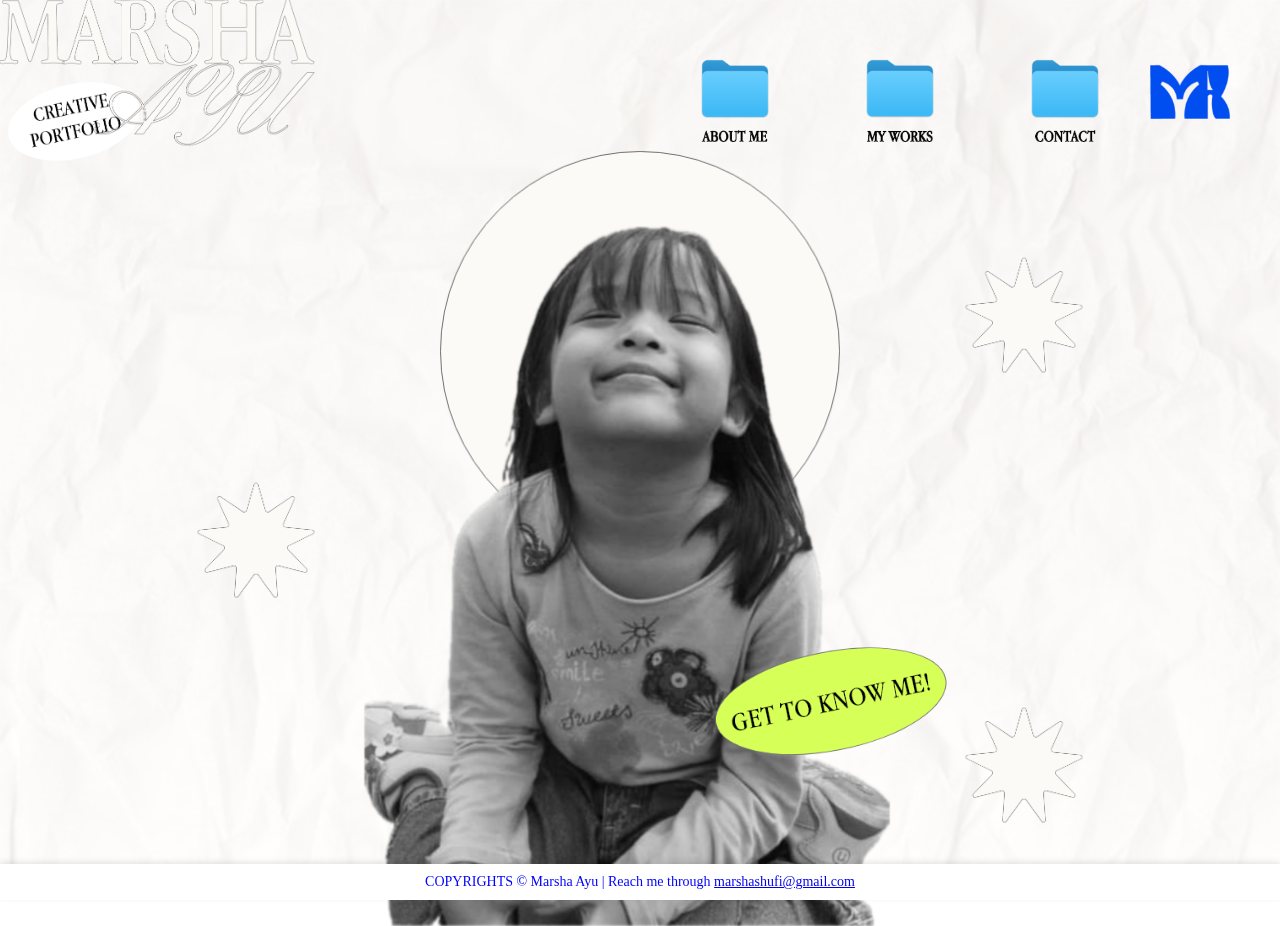
<file: index.html>
<!DOCTYPE html>
<html lang="en">
<head>
  <meta charset="UTF-8" />
  <meta name="viewport" content="width=device-width, initial-scale=1.0"/>
  <title>Marsha Ayu Portfolio</title>
  <link rel="stylesheet" href="index.css" />
</head>
<body>

  <div class="bg"></div>
  
    <div class="logo-left">
        <a href="index.html">
          <img src="home/logo-left.png" alt="Logo Left">
        </a>
      </div>  
    
      <div class="logo-right">
        <a href="index.html">
          <img src="home/logo-right.png" alt="Logo Right">
        </a>
      </div>


      <div class="photo-section">
        <img src="home/Ellipse 1.png" class="ellipse" alt="Ellipse">
        <img src="home/star.png" class="star left" alt="Star Left">
        <img src="home/star.png" class="star right" alt="Star Right">
        <img src="home/star.png" class="star bottom" alt="">
        <img src="home/lilme.png" class="girl" alt="Girl">
        <a href="get to know me.html">
 <img src="home/GTKM button.png" class="button" alt="Button">
</a>
      </div>
      

      <div class="folder-row">
        <div class="folder">
          <a href="artist-statement.html">
            <img src="home/aboutme.png" alt="About Me" />
          </a>
        </div>
        <div class="folder">
          <a href="works.html">
            <img src="home/works.png" alt="My Works" />
          </a>
        </div>
        <div class="folder">
          <a href="contact.html">
            <img src="home/contact.png" alt="Contact" />
          </a>
        </div>
      </div>
      

  <div class="footer">
    <p>COPYRIGHTS © Marsha Ayu | Reach me through
<a href="mailto:marshashufi@gmail.com?subject=Hello&body=Hi%20Marsha!">marshashufi@gmail.com</a>
</p>
  </div>

</body>
</html>
</file>
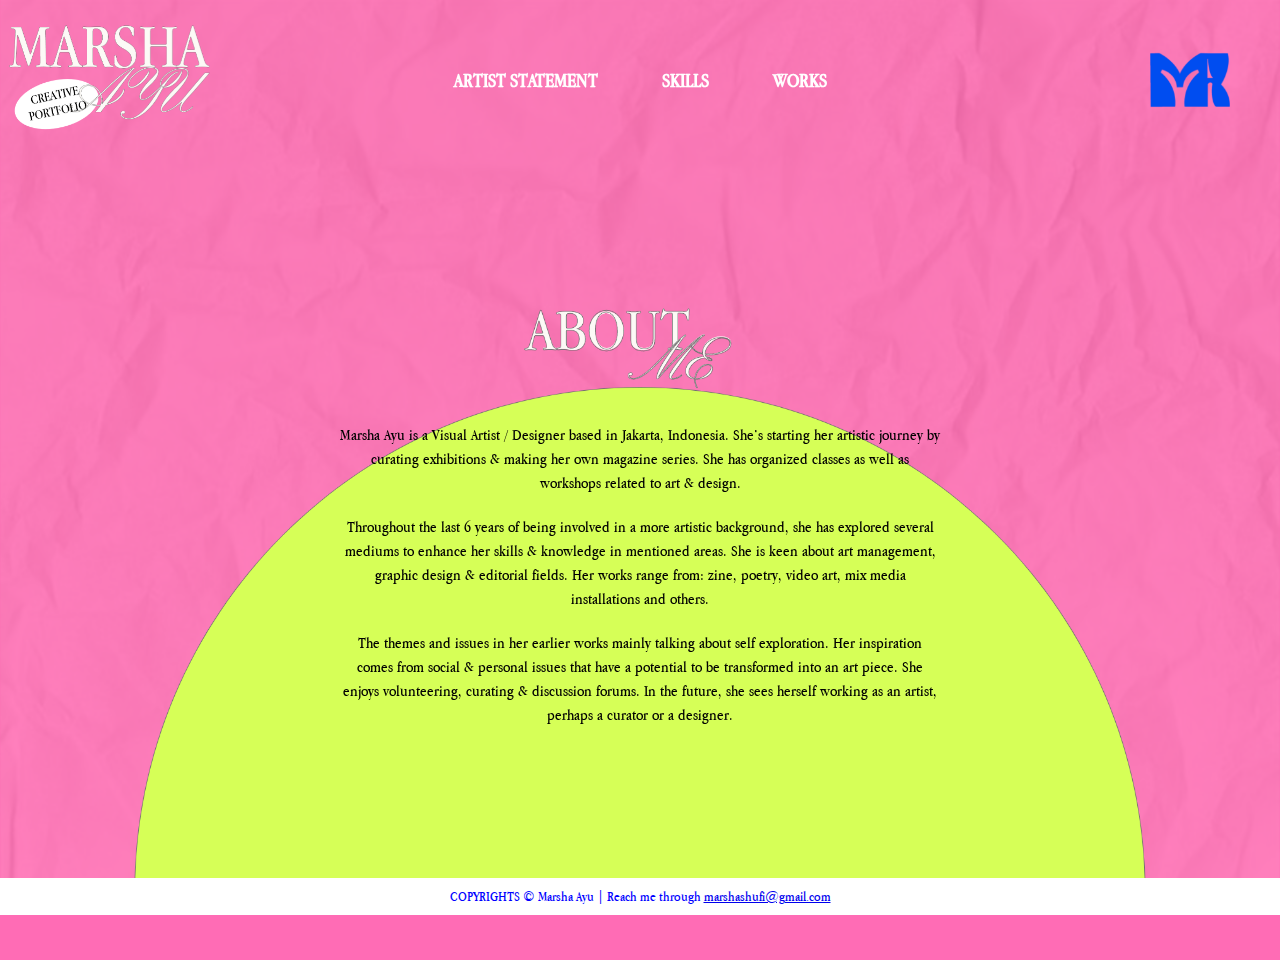
<file: artist-statement.html>
<!DOCTYPE html>
<html lang="en">
<head>
  <meta charset="UTF-8">
  <meta name="viewport" content="width=device-width, initial-scale=1.0">
  <title>Marsha Ayu Portfolio</title>
  <link rel="stylesheet" href="artist-statement.css">

</head>
<body>

    <div class="bg"></div>

  <div class="logo-left">
    <a href="home.html">
      <img src="about me/MAP.png" alt="Logo Left">
    </a>
  </div>  

  <div class="logo-right">
    <a href="home.html">
      <img src="about me/blue logo.png" alt="Logo Right">
    </a>
  </div>

  <nav>
    <a href="artist-statement.html">ARTIST STATEMENT</a>
    <a href="skills.html">SKILLS</a>
    <a href="works.html">WORKS</a>
  </nav>

  <section class="about-section">
    <img src="about me/half circle.png" alt="Background" class="background-img">
    <img src="about me/about me.png" alt="About Me Title" class="title-img">

    <p>Marsha Ayu is a Visual Artist / Designer based in Jakarta, Indonesia. She’s starting her artistic journey by curating exhibitions &amp; making her own magazine series. She has organized classes as well as workshops related to art &amp; design.</p>
    <p>Throughout the last 6 years of being involved in a more artistic background, she has explored several mediums to enhance her skills &amp; knowledge in mentioned areas. She is keen about art management, graphic design &amp; editorial fields. Her works range from: zine, poetry, video art, mix media installations and others.</p>
    <p>The themes and issues in her earlier works mainly talking about self exploration. Her inspiration comes from social &amp; personal issues that have a potential to be transformed into an art piece. She enjoys volunteering, curating &amp; discussion forums. In the future, she sees herself working as an artist, perhaps a curator or a designer.</p>
  </section>

  <div class="footer">
    <p>COPYRIGHTS © Marsha Ayu | Reach me through
<a href="mailto:marshashufi@gmail.com?subject=Hello&body=Hi%20Marsha!">marshashufi@gmail.com</a>
</p>
  </div>

</body>
</html>
</file>
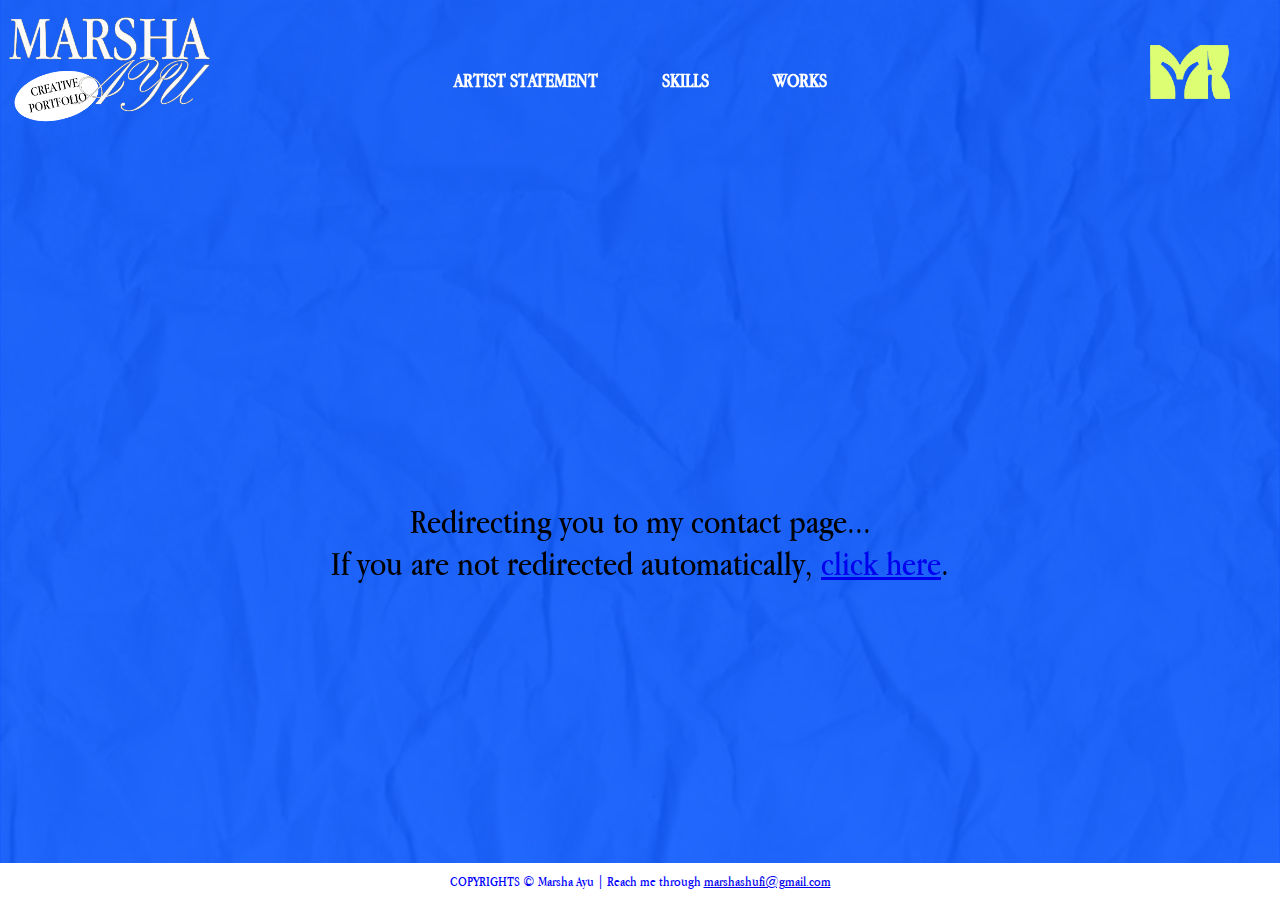
<file: contact.html>
<!DOCTYPE html>
<html lang="en">
<head>
    <meta charset="UTF-8" />
    <meta http-equiv="refresh" content="3;url=https://linkin.bio/marshadc" />
    <meta name="viewport" content="width=device-width, initial-scale=1.0"/>

    <title>Contact Me</title>
    <link rel="stylesheet" href="contact.css">
</head>

<body>

      <div class="bg"></div>

    <div class="logo-left">
        <img src="about me/MAP.png" alt="Logo Left">
      </div>
    
      <div class="logo-right">
        <img src="skills/brat logo.png" alt="Logo Right">
      </div>
    
      <nav>
        <a href="artist-statement.html">ARTIST STATEMENT</a>
        <a href="skills.html">SKILLS</a>
        <a href="works.html">WORKS</a>
      </nav>
    
      <div class="logo-left">
        <a href="index.html">
          <img src="about me/MAP.png" alt="Logo Left">
        </a>
      </div>  
    
      <div class="logo-right">
        <a href="index.html">
          <img src="skills/brat logo.png" alt="Logo Right">
        </a>
      </div>

      <div class="oval">
      </div>
      
      <div class="title">
      <p>Redirecting you to my contact page...</p>
      <p>If you are not redirected automatically, <a href="https://linkin.bio/marshadc" target="_blank">click here</a>.</p>
    </div>

    <div class="footer">
      <p>COPYRIGHTS © Marsha Ayu | Reach me through
  <a href="mailto:marshashufi@gmail.com?subject=Hello&body=Hi%20Marsha!">marshashufi@gmail.com</a>
  </p>
    </div>

</body>
</html>
</file>
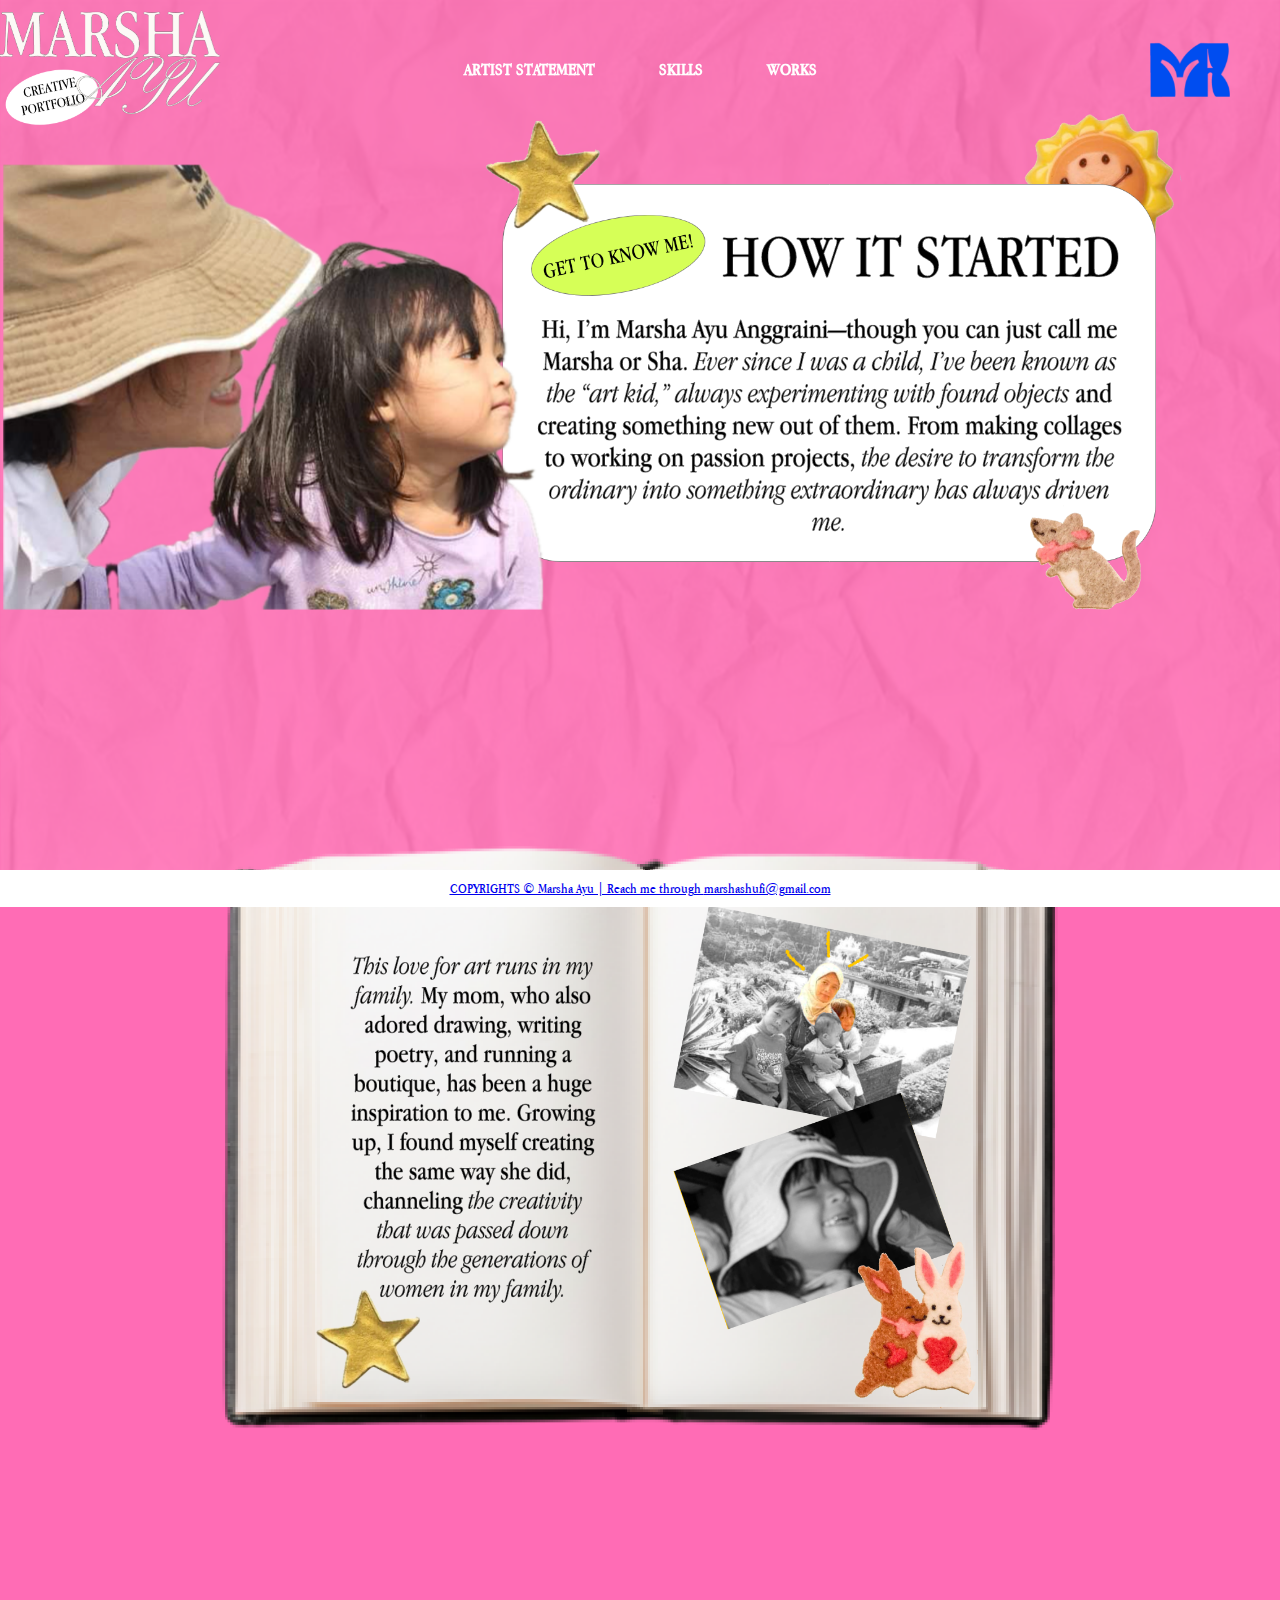
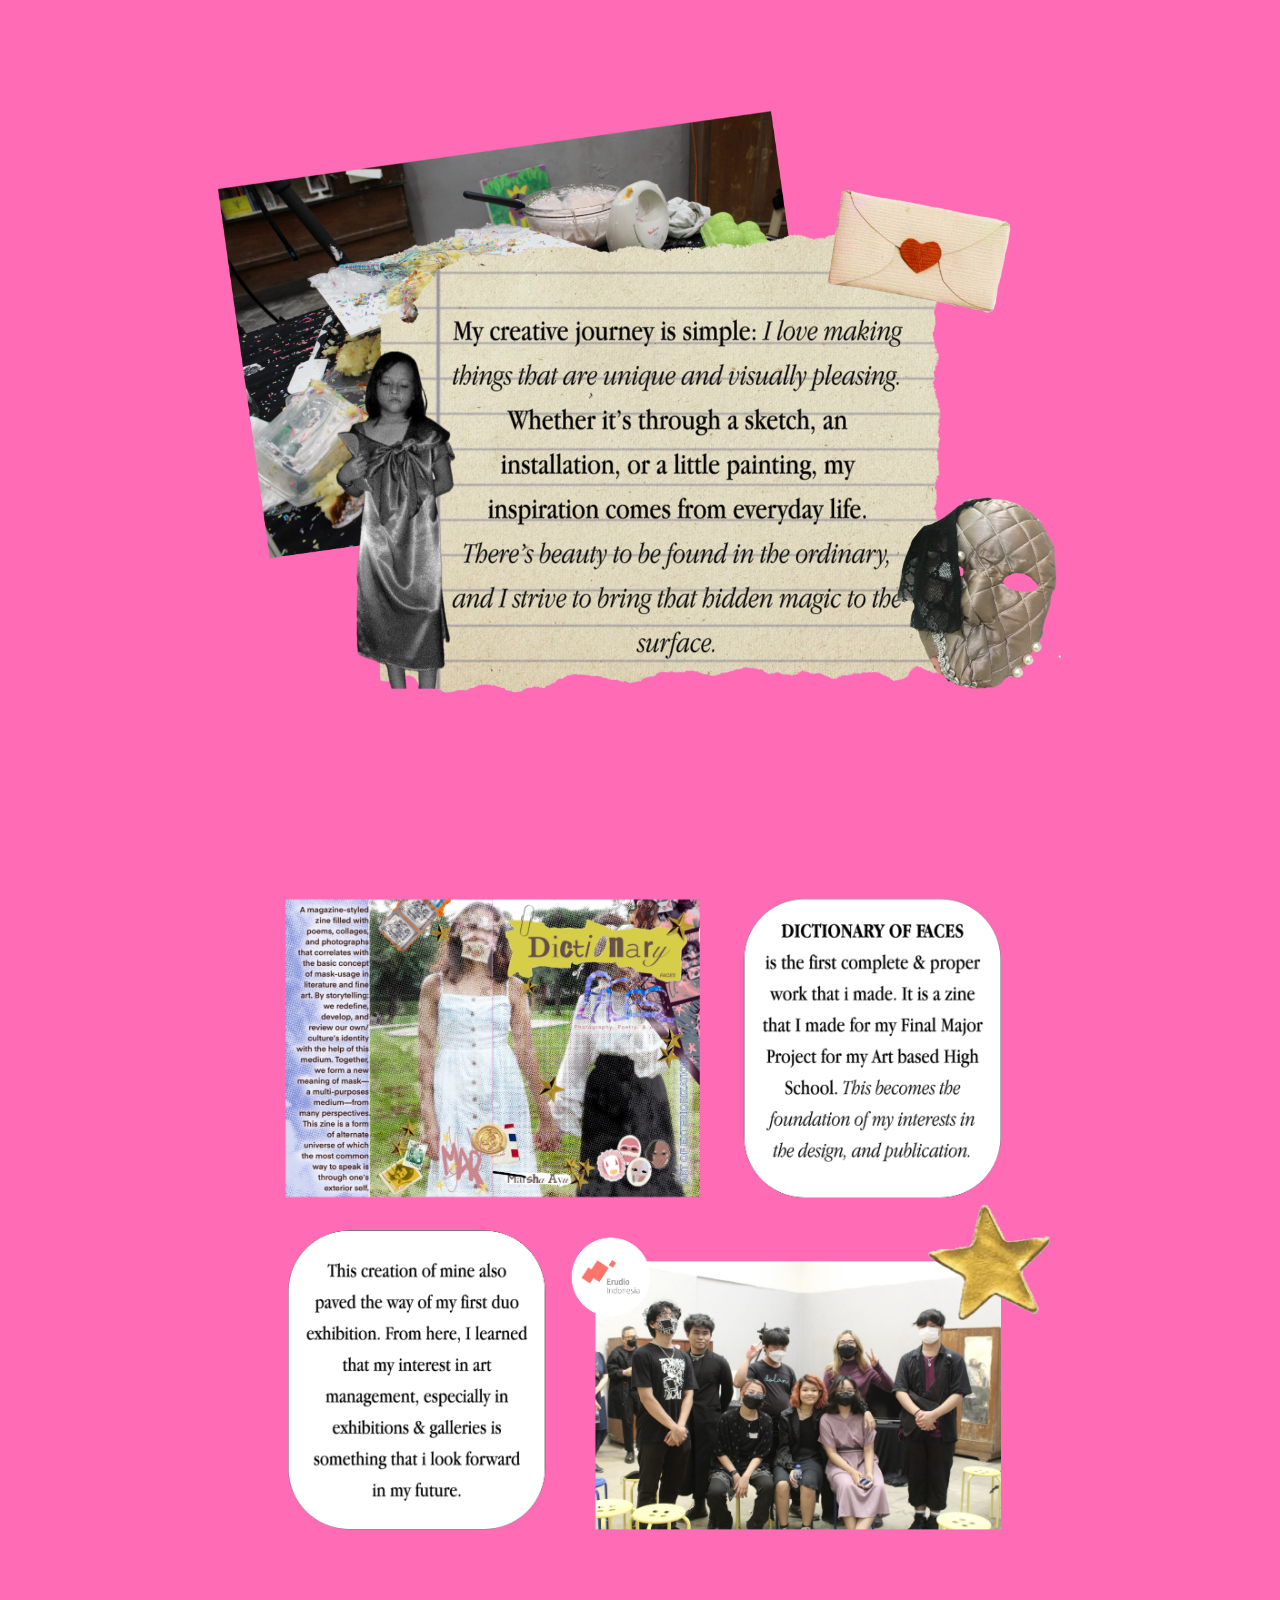
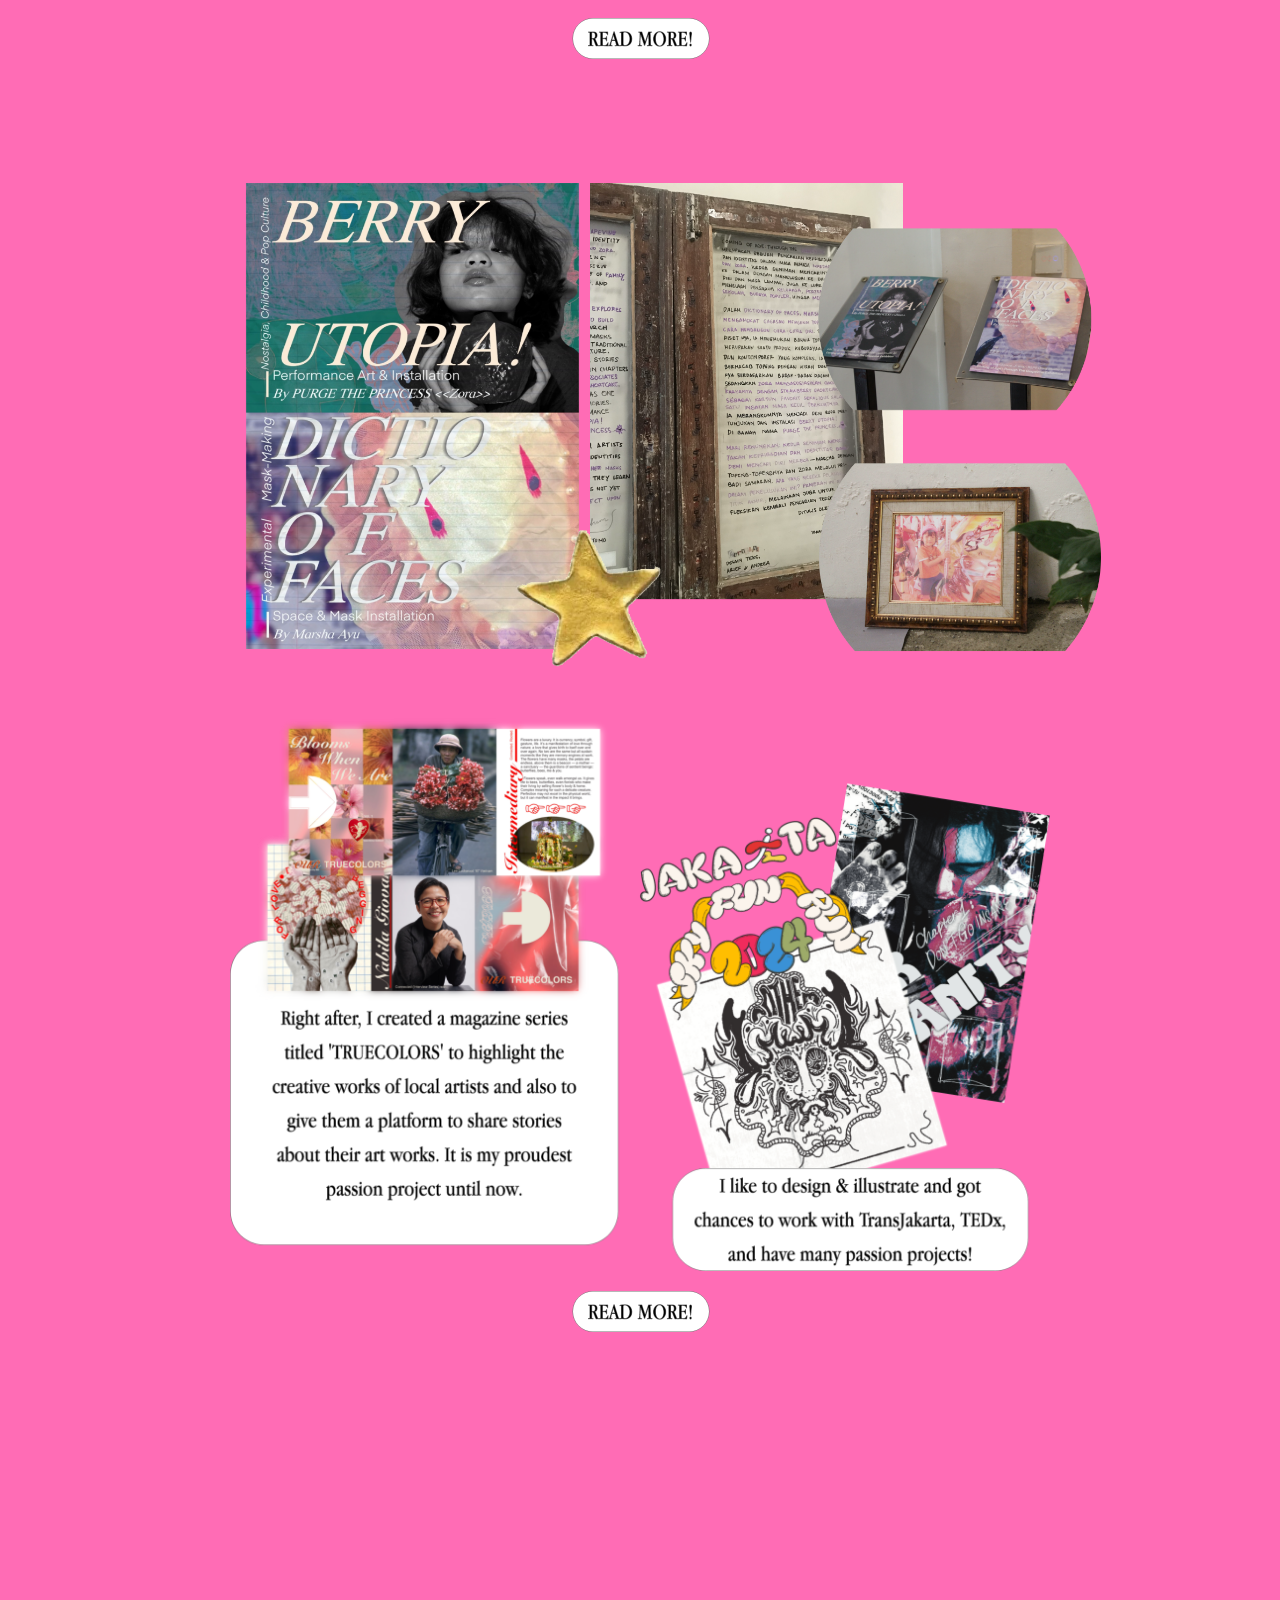
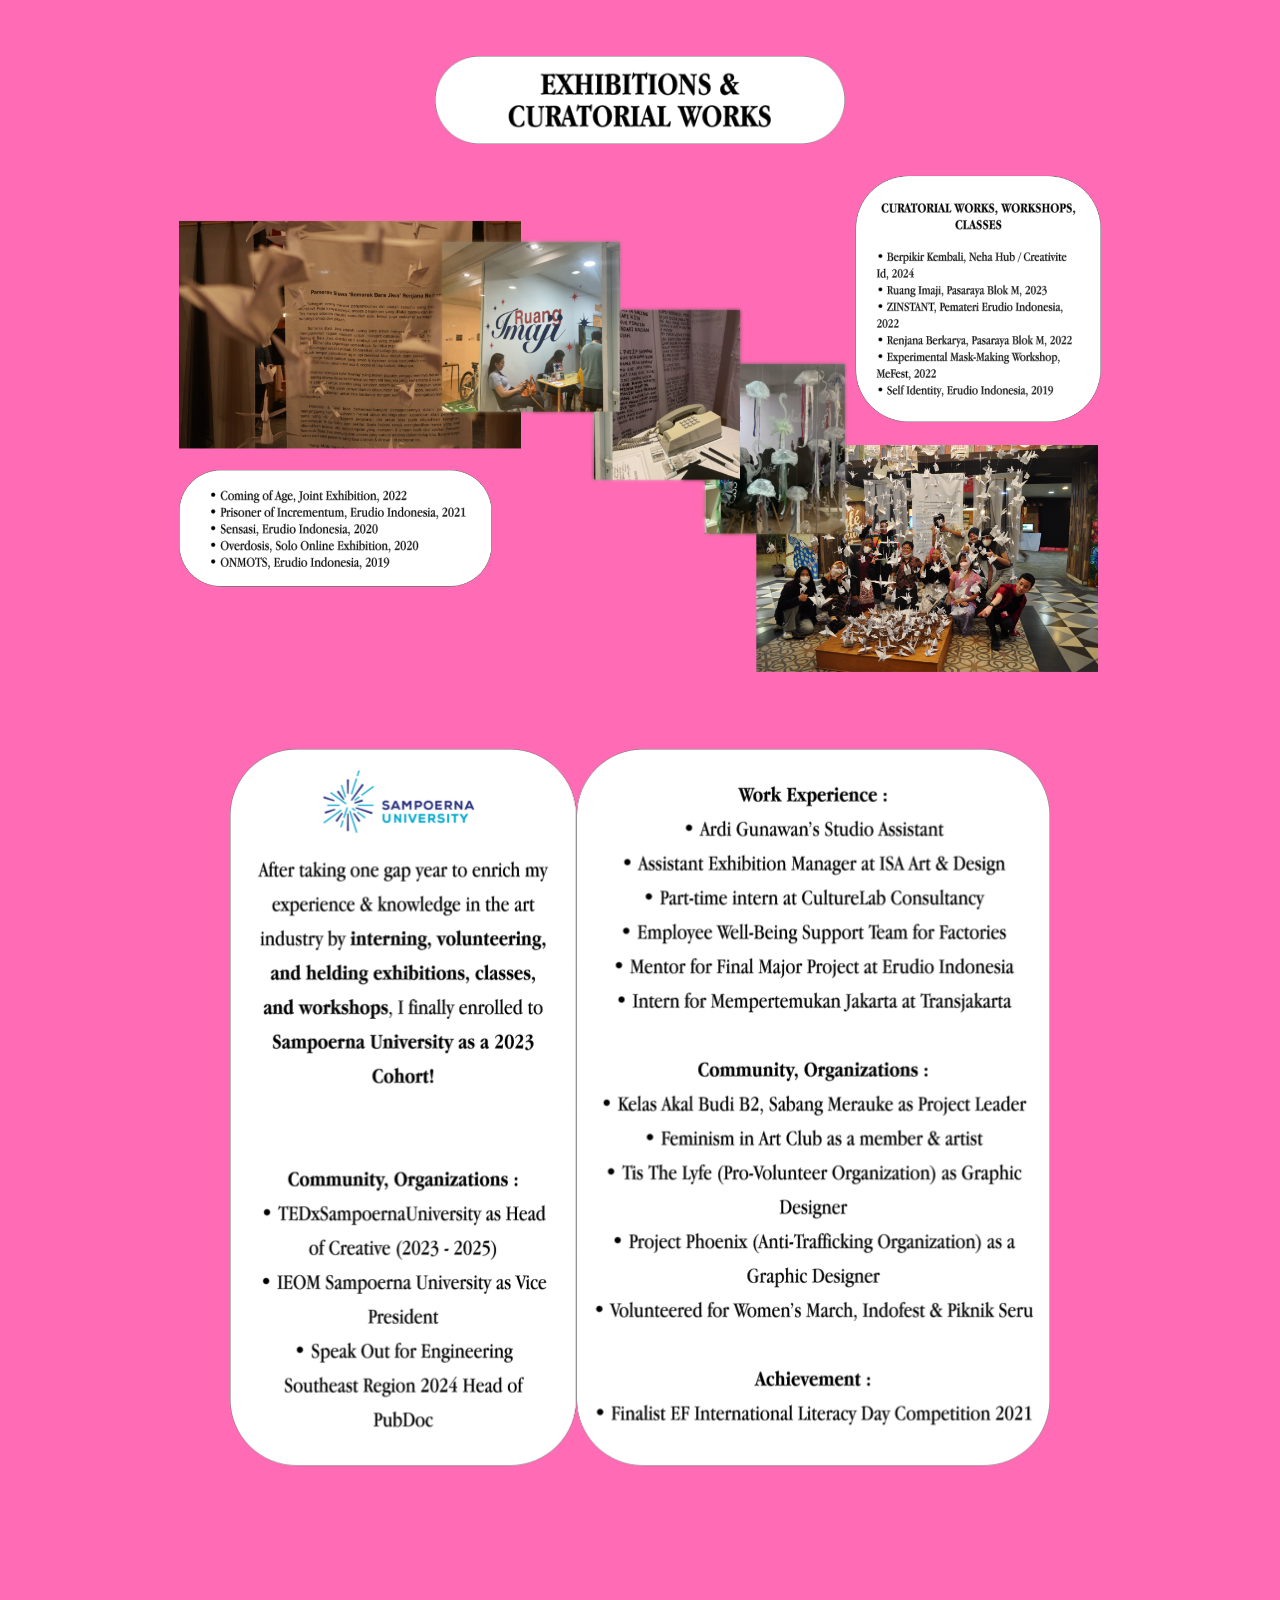
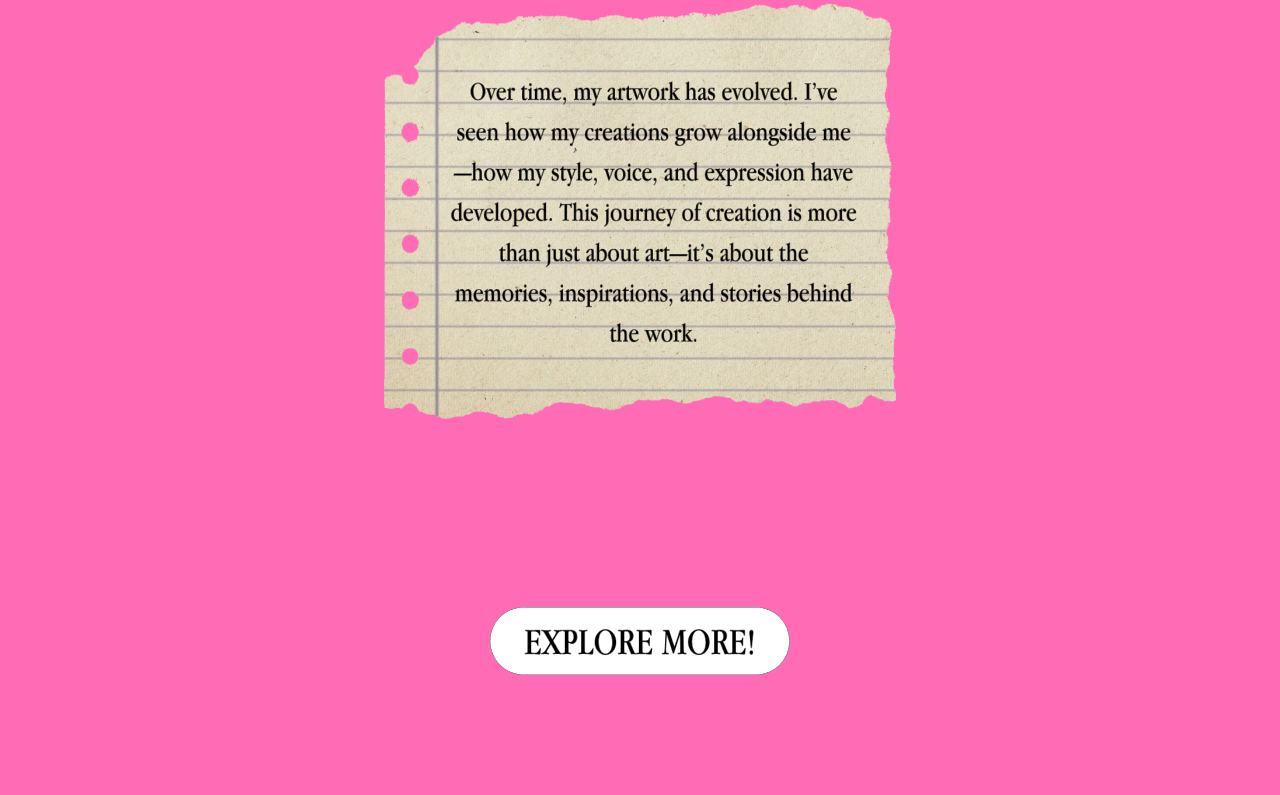
<file: get to know me.html>
<!DOCTYPE html>
<html lang="en">
<head>
  <meta charset="UTF-8">
  <meta name="viewport" content="width=device-width, initial-scale=1.0">
  <title>Marsha Ayu Portfolio</title>
  <link rel="stylesheet" href="get to know me.css">

</head>
<body>

      <div class="bg"></div>

  <div class="logo-left">
    <a href="home.html">
      <img src="about me/MAP.png" alt="Logo Left">
    </a>
  </div>  

  <div class="logo-right">
    <a href="home.html">
      <img src="about me/blue logo.png" alt="Logo Right">
    </a>
  </div>

  <nav>
    <a href="artist-statement.html">ARTIST STATEMENT</a>
    <a href="skills.html">SKILLS</a>
    <a href="works.html">WORKS</a>
  </nav>

  <div class="wrapper">
    <div class="content1">
      <img src="GTKM/1.png" alt="">
    </div>
    <div class="content2">
      <img src="GTKM/2.png" alt="">
    </div>
    <div class="content3">
      <img src="GTKM/3.png" alt="">
    </div>
    <div class="content4">
      <img src="GTKM/4.png" alt="">
    </div>
    <div class="readmore">
      <a href="https://issuu.com/marm3r/docs/zine_preview">
      <img src="GTKM/readmore.png" alt=""></a>
    </div>
    <div class="content5">
      <img src="GTKM/5.png" alt="">
    </div>
    <div class="content6">
      <img src="GTKM/6.png" alt="">
    </div>
    <div class="readmore">
      <a href="https://issuu.com/marm3r/docs/trclrs_vol.1_b1">
      <img src="GTKM/readmore.png" alt=""></a>
    </div>
    <div class="content7">
      <img src="GTKM/7.png" alt="">
    </div>
    <div class="content8">
      <img src="GTKM/8.png" alt="">
    </div>
    <div class="content9">
      <img src="GTKM/9.png" alt="">
    </div>
    <div class="content10">
      <img src="GTKM/10.png" alt="">
    </div>
    <div class="content11"></div>
<a href="artist-statement.html">
 <img src="GTKM/11.png" class="content11" alt="Button">
  </div>


  <div class="footer">
    <p>COPYRIGHTS © Marsha Ayu | Reach me through
<a href="mailto:marshashufi@gmail.com?subject=Hello&body=Hi%20Marsha!">marshashufi@gmail.com</a>
</p>
  </div>

</body>
</html>
</file>
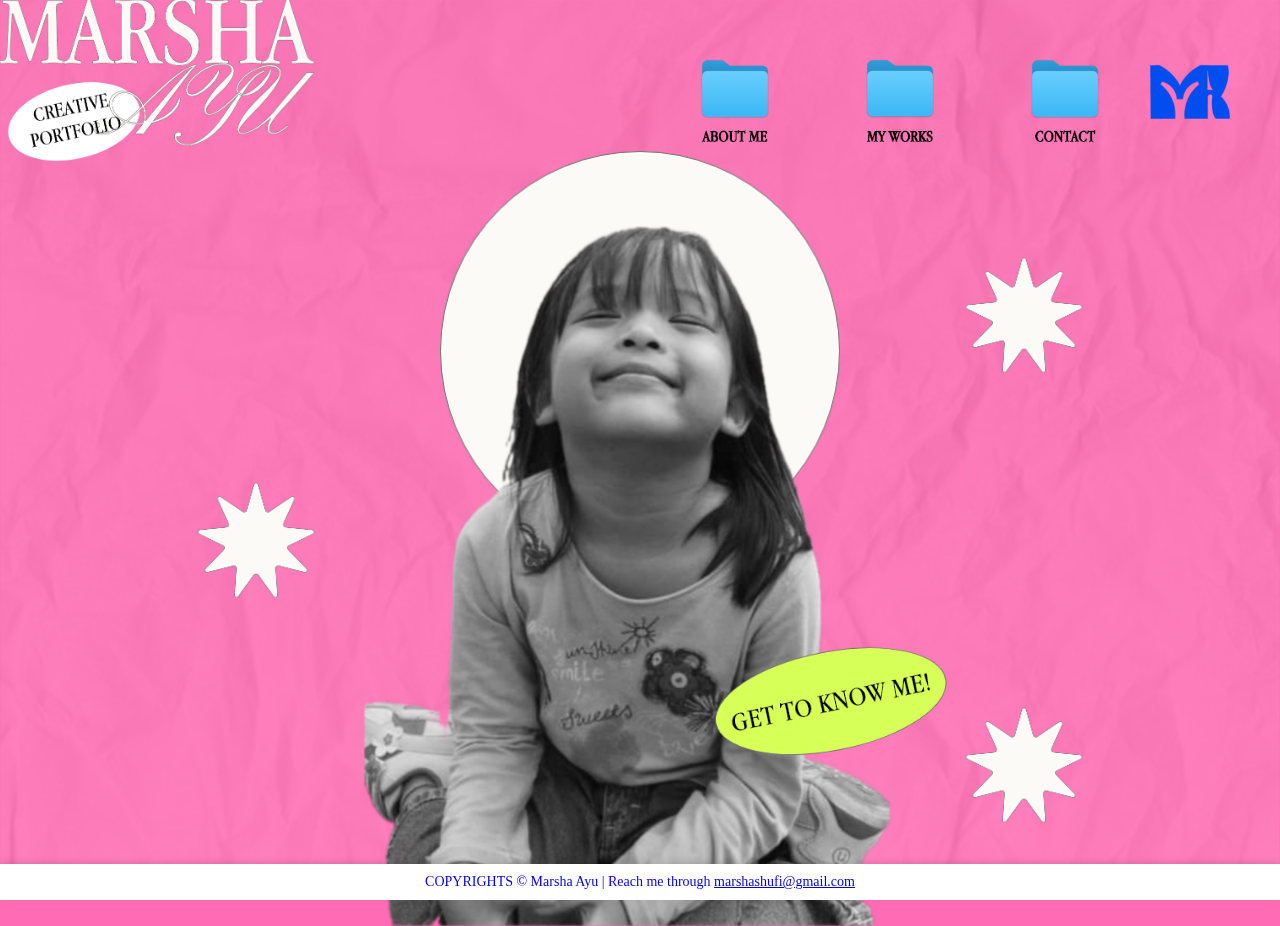
<file: home.html>
<!DOCTYPE html>
<html lang="en">
<head>
  <meta charset="UTF-8" />
  <meta name="viewport" content="width=device-width, initial-scale=1.0"/>
  <title>Marsha Ayu Portfolio</title>
  <link rel="stylesheet" href="home.css" />
</head>
<body>

  <div class="bg"></div>
  
    <div class="logo-left">
        <a href="home.html">
          <img src="home/logo-left.png" alt="Logo Left">
        </a>
      </div>  
    
      <div class="logo-right">
        <a href="home.html">
          <img src="home/logo-right.png" alt="Logo Right">
        </a>
      </div>


      <div class="photo-section">
        <img src="home/Ellipse 1.png" class="ellipse" alt="Ellipse">
        <img src="home/star.png" class="star left" alt="Star Left">
        <img src="home/star.png" class="star right" alt="Star Right">
        <img src="home/star.png" class="star bottom" alt="">
        <img src="home/lilme.png" class="girl" alt="Girl">
        <a href="get to know me.html">
 <img src="home/GTKM button.png" class="button" alt="Button">
</a>
      </div>
      

      <div class="folder-row">
        <div class="folder">
          <a href="artist-statement.html">
            <img src="home/aboutme.png" alt="About Me" />
          </a>
        </div>
        <div class="folder">
          <a href="works.html">
            <img src="home/works.png" alt="My Works" />
          </a>
        </div>
        <div class="folder">
          <a href="contact.html">
            <img src="home/contact.png" alt="Contact" />
          </a>
        </div>
      </div>
      

  <div class="footer">
    <p>COPYRIGHTS © Marsha Ayu | Reach me through
<a href="mailto:marshashufi@gmail.com?subject=Hello&body=Hi%20Marsha!">marshashufi@gmail.com</a>
</p>
  </div>

</body>
</html>
</file>
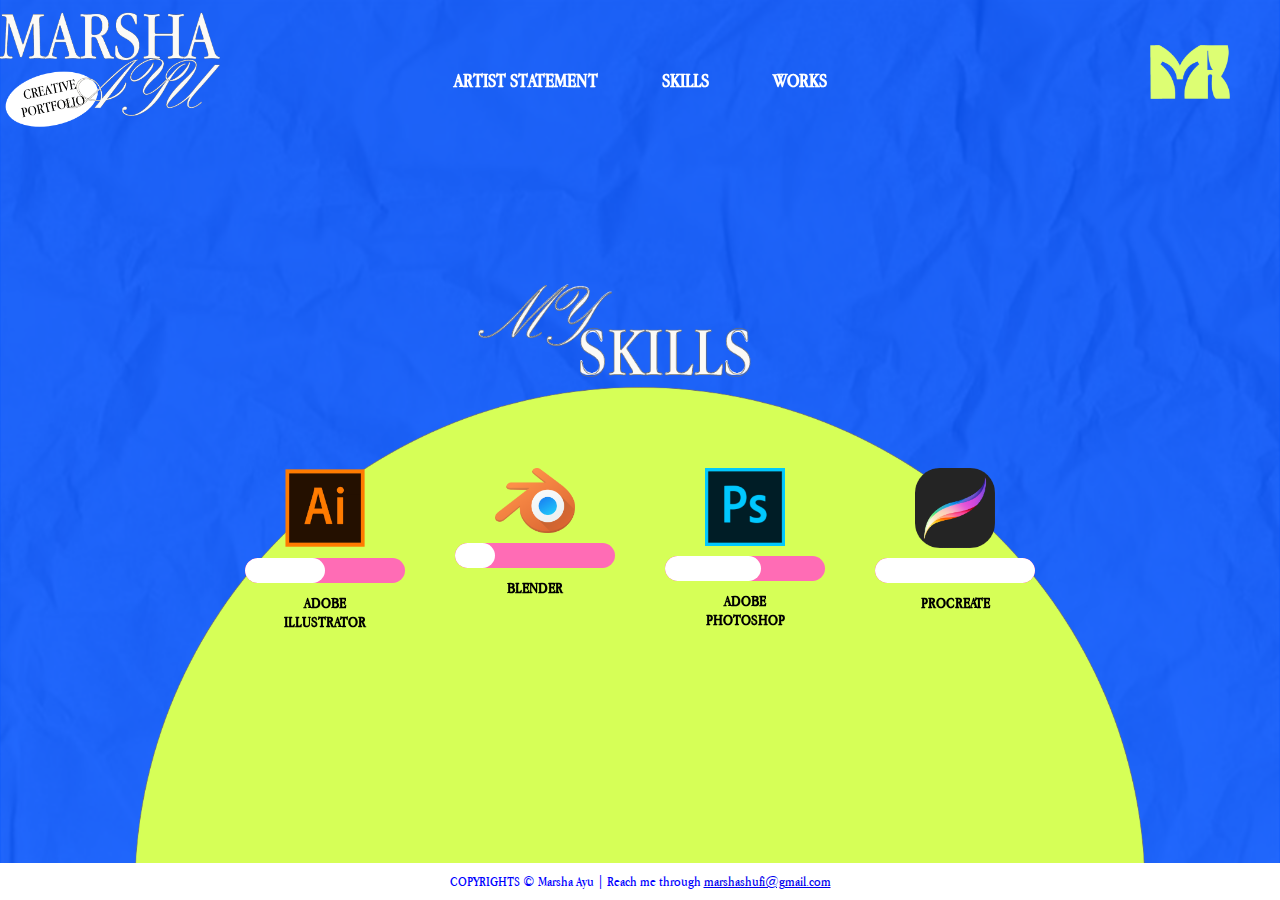
<file: skills.html>
<!DOCTYPE html>
<html lang="en">
<head>
  <meta charset="UTF-8" />
  <meta name="viewport" content="width=device-width, initial-scale=1.0"/>
  <title>Marsha Ayu Portfolio - Skills</title>

<link rel="stylesheet" href="skills.css">

</head>
<body>

      <div class="bg"></div>

  <nav>
    <a href="artist-statement.html">ARTIST STATEMENT</a>
    <a href="skills.html">SKILLS</a>
    <a href="works.html">WORKS</a>
  </nav>

  <div class="logo-left">
    <a href="index.html">
      <img src="about me/MAP.png" alt="Logo Left">
    </a>
  </div>  

  <div class="logo-right">
    <a href="index.html">
      <img src="skills/brat logo.png" alt="Logo Right">
    </a>
  </div>

  <section class="about-section">
    <img src="about me/half circle.png" alt="Background" class="background-img">

  <section class="skill-section">
    <div class="title">
      <img src="skills/my skills.png" alt="MY SKILLS Title">
    </div>

    <div class="skills-container">
      <div class="skill-box">
        <img src="skills/ai.png" alt="Adobe Illustrator" class="skill-logo">
        <div class="progress-bar">
          <div class="progress-fill" style="width: 50%;"></div>
        </div>
        <div class="skill-label">ADOBE ILLUSTRATOR</div>
      </div>

      <div class="skill-box">
        <img src="skills/blender.png" alt="Blender" class="skill-logo">
        <div class="progress-bar">
          <div class="progress-fill" style="width: 25%;"></div>
        </div>
        <div class="skill-label">BLENDER</div>
      </div>

      <div class="skill-box">
        <img src="skills/ps.png" alt="Photoshop" class="skill-logo">
        <div class="progress-bar">
          <div class="progress-fill" style="width: 60%;"></div>
        </div>
        <div class="skill-label">ADOBE PHOTOSHOP</div>
      </div>

      <div class="skill-box">
        <img src="skills/procreate.png" alt="Procreate" class="skill-logo">
        <div class="progress-bar">
          <div class="progress-fill" style="width: 100%;"></div>
        </div>
        <div class="skill-label">PROCREATE</div>
      </div>
    </div>

    <div class="footer">
      <p>COPYRIGHTS © Marsha Ayu | Reach me through
  <a href="mailto:marshashufi@gmail.com?subject=Hello&body=Hi%20Marsha!">marshashufi@gmail.com</a>
  </p>
    </div>

</body>
</html>
</file>
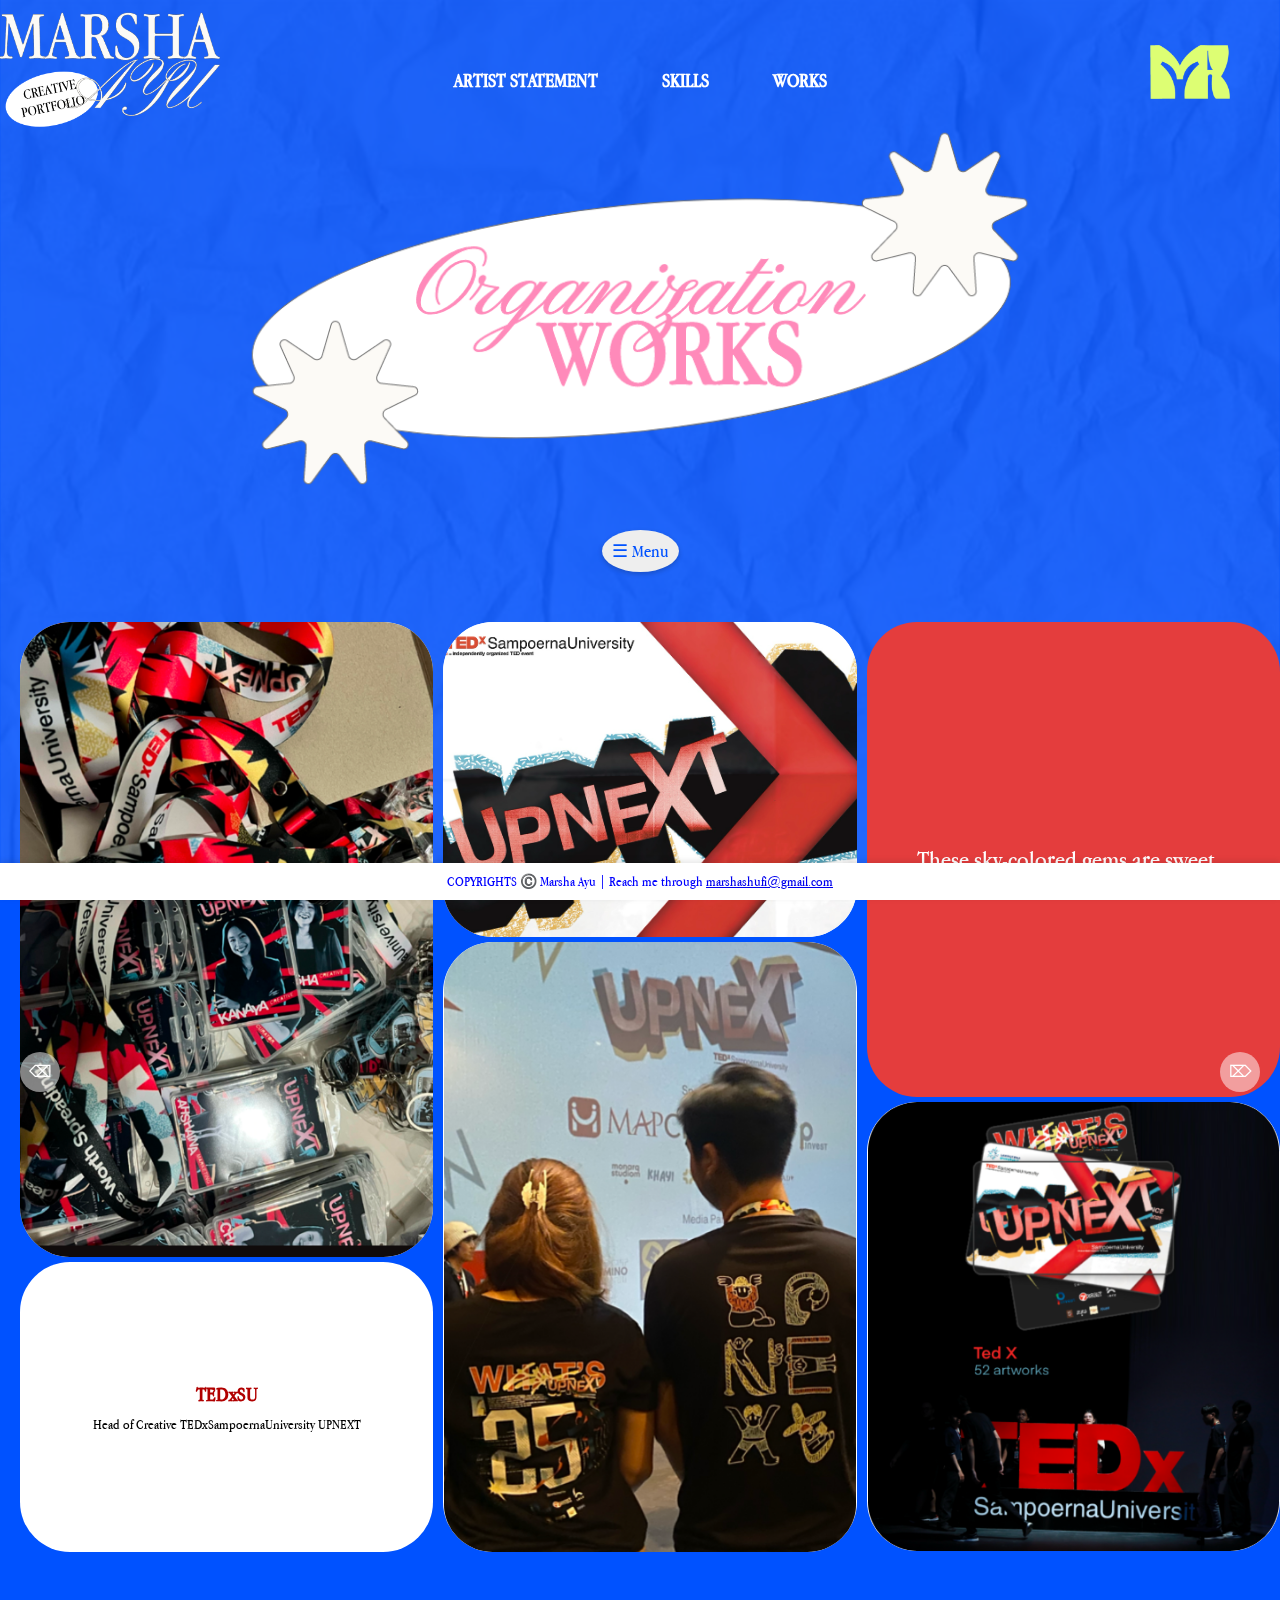
<file: Worr.html>
<!DOCTYPE html>
<html lang="en">
<head>
  <meta charset="UTF-8" />
  <meta name="viewport" content="width=device-width, initial-scale=1.0"/>
  <title>My Works</title>
  <link rel="stylesheet" href="Worr.css">
  <style>
    .dropdown-menu {
      display: none;
      list-style: none;
      background: white;
      position: absolute;
      padding: 10px;
      border: 1px solid #ccc;
    }
    .dropdown-wrapper {
      position: relative;
      z-index: 1000;
    }
    .menu-toggle {
      cursor: pointer;
      background-color: #eee;
      padding: 10px;
      display: inline-block;
      margin: 10px;
    }
  </style>
</head>
<body>

  <div class="bg"></div>

  <nav>
    <a href="artist-statement.html">ARTIST STATEMENT</a>
    <a href="skills.html">SKILLS</a>
    <a href="works.html">WORKS</a>
  </nav>

  <div class="logo-left">
    <a href="index.html">
      <img src="about me/MAP.png" alt="Logo Left">
    </a>
  </div>  

  <div class="logo-right">
    <a href="index.html">
      <img src="skills/brat logo.png" alt="Logo Right">
    </a>
  </div>

  <section class="works-section">
    <div class="title">
      <img src="works/organization.png" alt="title" class="title-img">
    </div>
  </section>

  <!-- Dropdown Menu -->
  <div class="dropdown-wrapper">
    <div class="menu-toggle" onclick="toggleDropdown()">☰ Menu</div>
    <ul class="dropdown-menu" id="dropdownMenu">
      <li onclick="showCarousel('carousel1')">TEDxSU</li>
      <li onclick="showCarousel('carousel3')">IEOM SU</li>
      <li onclick="showCarousel('carousel4')">Speak Out for Engineering SEAR</li>
    </ul>
  </div>

  <!-- Carousel -->
  <div class="carousel">
    <div class="carousel-items">

      <div class="carousel-item" id="carousel1">
        <div class="grid-container">
          <div class="grid-item strawberry-image"><img src="Works Template/upnext.png"></div>
          <div class="grid-item blueberry-image"><img src="Works Template/upnext1.png"></div>
          <div class="grid-item red-info-text"><p>These sky-colored gems are sweet...</p></div>
          <div class="grid-item fruit-description"><h2>TEDxSU</h2><p>Head of Creative TEDxSampoernaUniversity UPNEXT</p></div>
          <div class="grid-item basket-image"><img src="Works Template/upnext2.png"></div>
          <div class="grid-item orange-image"><img src="Works Template/upnext3.png"></div>
        </div>
      </div>


      <div class="carousel-item" id="carousel3">
        <div class="grid-container">
          <div class="grid-item strawberry-image"><img src="Works Template/IEOM.png"></div>
          <div class="grid-item blueberry-image"><img src="Works Template/IEOM1.png"></div>
          <div class="grid-item red-info-text"><p>These sky-colored gems are sweet...</p></div>
          <div class="grid-item fruit-description"><h2>IEOM SU</h2><p>Engineering + Operations Management.</p></div>
          <div class="grid-item basket-image"><img src="Works Template/IEOM2.png"></div>
          <div class="grid-item orange-image"><img src="Works Template/IEOM3.png"></div>
        </div>
      </div>

      <div class="carousel-item" id="carousel4">
        <div class="grid-container">
          <div class="grid-item strawberry-image"><img src="Works Template/sofe.png"></div>
          <div class="grid-item blueberry-image"><img src="Works Template/sofe1.png"></div>
          <div class="grid-item red-info-text"><p>These sky-colored gems are sweet...</p></div>
          <div class="grid-item fruit-description"><h2>Speak Out for Engineering SEAR</h2><p>Head of PubDoc SOfE SEAR 2024</p></div>
          <div class="grid-item basket-image"><img src="Works Template/sofe2.png"></div>
          <div class="grid-item orange-image"><img src="Works Template/sofe3.png"></div>
        </div>
      </div>

    </div>

    <div class="carousel-controls">
      <button id="prev">⌫</button>
      <button id="next">⌦</button>
    </div>

  <div class="footer">
    <p>COPYRIGHTS ©️ Marsha Ayu | Reach me through
      <a href="mailto:marshashufi@gmail.com?subject=Hello&body=Hi%20Marsha!">marshashufi@gmail.com</a>
    </p>
  </div>

  <!-- JavaScript -->
  <script>
    let carousel = document.querySelector('.carousel .carousel-items');
    let items = document.querySelectorAll('.carousel .carousel-items .carousel-item');
    let next = document.getElementById('next');
    let prev = document.getElementById('prev');
    let dots = document.querySelectorAll('.carousel .pagination-dots .dot');
    let active = 0;

    function reloadCarousel() {
      carousel.style.left = -items[active].offsetLeft + 'px';

      document.querySelector('.dot.active')?.classList.remove('active');
      dots[active]?.classList.add('active');
    }

    next.onclick = function () {
      active = (active + 1 <= items.length - 1) ? active + 1 : 0;
      reloadCarousel();
    }

    prev.onclick = function () {
      active = (active - 1 >= 0) ? active - 1 : items.length - 1;
      reloadCarousel();
    }

    dots.forEach((dot, index) => {
      dot.addEventListener('click', () => {
        active = index;
        reloadCarousel();
      });
    });

    function toggleDropdown() {
      const menu = document.getElementById('dropdownMenu');
      menu.style.display = (menu.style.display === 'block') ? 'none' : 'block';
    }

    function showCarousel(carouselId) {
      const index = Array.from(items).findIndex(item => item.id === carouselId);
      if (index >= 0) {
        active = index;
        reloadCarousel();
      }
      document.getElementById('dropdownMenu').style.display = 'none';
    }

    window.onresize = reloadCarousel;
  </script>

  <script>
  // Close dropdown when clicking outside
  document.addEventListener('click', function(event) {
    const dropdown = document.getElementById('dropdownMenu');
    const toggle = document.querySelector('.menu-toggle');

    // If dropdown is visible and click is outside toggle or menu
    if (dropdown.style.display === 'block' &&
        !dropdown.contains(event.target) &&
        !toggle.contains(event.target)) {
      dropdown.style.display = 'none';
    }
  });
</script>


</body>
</html>
</file>
<file: index.css>
* {
    box-sizing: border-box;
    margin: 0;
    padding: 0;
  }

  
.bg {
  background-image: url("home/bg.png"); /* no need to escape space */
  background-attachment: fixed; /* key for parallax effect */
  background-position: center;
  background-repeat: no-repeat;
  background-size: cover;
  
  position: fixed;
  top: 0;
  left: 0;
  width: 100%;
  height: 100%;
  opacity: 50%;
  z-index: -1; /* push behind everything */
}

  
.body {
    font-family: 'Apple Garamond', serif;
    background-color: rgb(255, 108, 181);
    color: black;
    text-align: center;
    overflow: hidden;
    position: relative;
    height: auto;
    overflow-y: auto;
    min-height: 100vh;
  }
  
  .logo-left, .logo-right {
    position: absolute;
    top: 0;
z-index: 9999; 
  }

  .logo-left img,
  .logo-right img {
    display: inline-block;
    transition: transform 0.3s ease;
  }
  
  .logo-left img:hover,
  .logo-right img:hover {
    transform: scale(1.1);
  }
  

  .logo-left img {
      width: 300px;
      height: auto;
      margin-top: -20px;
  }

  .logo-right {
    right: 50px;
    top: 32px;
    margin-top: 20px;
  }

  .logo-right img {
    width: 80px;
    height: auto;

  }
  
  .photo-section {
    position: relative;
    width: 100%;
    height: 100vh;
  }
  
  .ellipse {
    position: absolute;
    top: 39%;
    left: 50%;
    transform: translate(-50%, -50%);
    width: 400px;
    z-index: 0;
  }
  
  .girl {
    position: absolute;
    top: 64%;
    left: 49%;
    transform: translate(-50%, -50%);
    width: 700px;
    z-index: 2;
  }
  
.star {
  position: absolute;
  width: 10vw; /* scalable width */
  transform: translateY(-50%);
  z-index: 1;
}

/* Positions based on percentage of screen */
.star.left {
  top: 60%;
  left: 15%;
}

.star.right {
  top: 35%;
  right: 15%;
}

.star.bottom {
  top: 85%;
  right: 15%;
}

  .button {
    position: absolute;
    top: 70%;
    left: 52%;
    width: 330px;
    z-index: 999;
  }

.button {
  transition: transform 0.3s ease;
}

.button:hover {
  transform: scale(1.1);
}


  
  
  /* folder row aligned to the right, but to the left of logo-right */
  .folder-row {
    position: absolute;
    top: 55px;
    right: 180px; /* enough space before .logo-right */
    display: flex;
    gap: 95px;
    z-index: 999;
  }
  
  .folder {
    display: flex;
    flex-direction: column;
    align-items: center;
  }
  
  .folder img {
    width: 70px;
  }

  .folder img {
  transition: transform 0.3s ease;
}

.folder img:hover {
  transform: scale(1.1);
}

  
  .footer {
    position: fixed;
    bottom: 0;
    left: 0;
    width: 100%;
    background-color: white;
    padding: 10px 0;
    font-size: 14px;
    color: blue;
    text-align: center;
    z-index: 1000;
    box-shadow: 0 -2px 6px rgba(0, 0, 0, 0.1); /* optional for better visibility */
  }

  @media only screen and (max-width: 1080px) {

    .folder-row {
      top: 8%;
      left: 60%;
      gap: 50px;
    }
    .folder img {
      width: 50px;
    }

    }

  
  @media (max-width: 768px) {

html, body {
  overflow: hidden;
    margin: 0;
    padding: 0;
    height: 100%;
    }

.bg {
  position: fixed;
  top: 0;
  left: 0;
  width: 100%;
  min-height: 100%;
  background-image: url("home/bg.png");
  background-repeat: repeat-y;
  background-size: 100% 1000px;
  z-index: -1;
}
  
    
    .logo-left img {
margin-top: -10px;
      width: 225px;
      left: -15px;

    }

.logo-right img {
  width: 60px;
}

.photo-section {
  position: relative;
  width: 100%;
  height: 100vh;
  overflow: hidden;
}
        

  .folder-row {
    position: absolute;
    margin-top: 70px;
    gap: 50px;
    z-index: 999;
    left: 16%;
  }
  
.folder {
  display: flex;
  flex-direction: column;
  align-items: center;
}

  
.folder img {
  width: 60px;
  transition: transform 0.3s ease;
}

.folder img:hover {
  transform: scale(1.1);
}

  .photo-section {
    position: absolute;
    width: 100%;
    height: 100vh;
  }
  
  .ellipse {
    position: absolute;
    top: 45%;
    left: 52%;
    transform: translate(-50%, -50%);
    width: 300px;
    z-index: 0;
  }
  
  .girl {
    position: absolute;
    top: 66%;
    left: 49%;
    transform: translate(-50%, -50%);
    width: 550px;
    z-index: 2;
  }
  
  .star {
    position: absolute;
    width: 120px;
    transform: translateY(-50%);         
    z-index: 1;
  }
  
  .star.left {
    top: 55%;
    left: 240px;
  }
  
  .star.right {
    top: 35%;
    right: 230px;
  }

  .star.bottom {
    top: 700px;
    right: 290px;
  }

  .button {
    position: absolute;
    top: 70%;
    left: 10%;
    width: 300px;
    z-index: 3;
  }

    .footer {
      margin-bottom: 0px;
      font-size: 12px;
    }
  }
</file>
<file: artist-statement.css>
* {
    box-sizing: border-box;
    margin: 0;
    padding: 0;
  }

@font-face {
  font-family: 'Apple Garamond';
  src: url('fonts/AppleGaramond.ttf') format('truetype');
}

  .bg {
  background-image: url("home/bg.png"); /* no need to escape space */
  background-attachment: fixed; /* key for parallax effect */
  background-position: center;
  background-repeat: no-repeat;
  background-size: cover;
  
  position: fixed;
  top: 0;
  left: 0;
  width: 100%;
  height: 100%;
  opacity: 50%;
  z-index: -1; /* push behind everything */
}

  body {
    font-family: 'Apple Garamond' , serif;
    background-color: #FF6CB5;
    color: black;
    text-align: center;
    height: 100vh;
    overflow: hidden;
    position: relative;

  }

    nav {
      margin-top: 60px;
      display: flex;
      justify-content: center;
      gap: 40px;
      flex-wrap: wrap;
    }

    nav a {
      text-decoration: none;
      color: white;
      font-size: 20px;
      font-weight: bold;
      padding: 8px 12px;
      transition: 0.3s;
    }

  nav a:hover {
    text-decoration: underline;
  }

  .logo-left, .logo-right {
    position: absolute;
    top: 0;
z-index: 9999; 
  }

    
  .logo-left img,
.logo-right img {
  display: inline-block;
  transition: transform 0.3s ease;
  pointer-events: all;
}

.logo-left img:hover,
.logo-right img:hover {
  transform: scale(1.1);
}


  .logo-right {
    right: 50px;
    top: -20px;
  }

  .logo-left img {
    width: 210px;
    height: auto;  
    margin-top: -52px;
}
  
  .logo-right img {
    width: 80px;
    height: auto;

  }

  .about-section {
    position: relative;
    top: 40px;
    display: flex;
    flex-direction: column;
    align-items: center;
    justify-content: center;
    height: calc(100vh - 150px); /* adjust for nav + footer */
    overflow: hidden;
  }

  .background-img {
position: absolute;
bottom: -5px;
left: 50%;
transform: translateX(-50%);
width: 79%; /* fixed width */
max-width: none; /* disable max-width limit */
z-index: -1;
}



  .title-img {
    margin-bottom: 10px;
    width: 35%;
    max-width: 100%;
  }

  .about-section p {
    font-size: 100%;
    max-width: 600px;
    margin: 10px 20px;
    line-height: 1.5;

  }

  .footer {
    background-color: white;
    padding: 10px 0;
    font-size: 14px;
    color: blue;
    width: 100%;
    position: absolute;
    bottom: 45px;
  }

  @media only screen and (max-width: 1180px) {

  .background-img {
    height: 50vw;
    width: 95vw;

  }

  .title-img {
    width: 45%;
    margin-top: 75px;
  }


  .about-section{
    margin-top: 15px;
    justify-items: center;
    z-index: 0;
  }

    .about-section p {
    font-size: 112%;
    max-width: 550px;
    margin: 10px 20px;
    line-height: 1.5;

  }
  

}

  @media (max-width: 768px) {

    html, body {
      overflow: scroll;
    }

.bg {
  position: fixed;
  top: 0;
  left: 0;
  width: 100%;
  min-height: 100%;
  background-image: url("home/bg.png");
  background-repeat: repeat-y;
  background-size: 100% 1000px;
  z-index: -1;
}
  
  
    nav {
      gap: 20px;
    }

    nav a {
      font-size: 20px;
margin-top: 100px;
    }

    .logo-left {
      width: 100px;
      top: -65px;
      left: -10px;
margin-top: 107px;
    }
  
    .logo-right img {
      width: 60px;
margin-top: 45px;
    }

    .background-img {
      width: 350%;
      height: 100%;
      margin-bottom: -15px;
    }

    .about-section {
      height: calc(100vh - 130px);
      padding: 0 20px;
    }

    .about-section p {
      font-size: 15px;
      top: 30px;
  margin-bottom: 15px;}

    .title-img {
      width: 400px;
      margin-top: -10px;
    }

    .footer {
      position: fixed;
      margin-bottom: -45px;
    }
  }
</file>
<file: contact.css>
* {
    box-sizing: border-box;
    margin: 0;
    padding: 0;
  }

@font-face {
  font-family: 'Apple Garamond';
  src: url('fonts/AppleGaramond.ttf') format('truetype');
}

  .bg {
  background-image: url("home/bg.png"); /* no need to escape space */
  background-attachment: fixed; /* key for parallax effect */
  background-position: center;
  background-repeat: no-repeat;
  background-size: cover;
  
  position: fixed;
  top: 0;
  left: 0;
  width: 100%;
  height: 100%;
  opacity: 50%;
  z-index: -1; /* push behind everything */
}

  body {
font-family: 'Apple Garamond' , serif;
background-color: #0052ff;
color: black;
text-align: center;
display: flex;
flex-direction: column;
}


nav {
    margin-top: 60px;
    display: flex;
    justify-content: center;
    gap: 40px;
    flex-wrap: wrap;
  }

  nav a {
    text-decoration: none;
    color: white;
    font-size: 20px;
    font-weight: bold;
    padding: 8px 12px;
    transition: 0.3s;
  }

  nav a:hover {
    text-decoration: underline;
  }

  .logo-left, .logo-right {
    position: absolute;
    top: 0;
z-index: 9999; 
  }

  .logo-left img {
      width: 210px;
      height: auto;  
  }

  .logo-right {
    right: 50px;
    top: 32px;
  }

  .logo-right img {
    width: 80px;
    height: auto;
  }

  .oval {
    position: absolute;
    left: 50%;
    transform: translateX(-50%);
    background-color: white;
    border-radius: 50% / 50%; 
    z-index: -1; 
  }

  .title {
    margin-top: 400px;
    font-size: 35px;
    justify-content: center;
      }

              .footer {
    background-color: white;
    padding: 10px 0;
    font-size: 14px;
    color: blue;
    width: 100%;
    position: absolute;
    bottom: 0px;
  }

  @media (max-width: 768px) {

nav {
gap: 20px;
}

nav a {
font-size: 20px;
margin-top: 100px;
}

.bg {
  position: fixed;
  top: 0;
  left: 0;
  width: 100%;
  min-height: 100%;
  background-image: url("home/bg.png");
  background-repeat: repeat-y;
  background-size: 100% 1000px;
  z-index: -1;
}

.logo-left{
    width: 100px;
    top: -13px;
    left: -10px;

  }

.logo-right img {
width: 60px;
}
  

.title {
    margin-top: 220px;
    justify-content: center;
      
      }


    .oval {
      width: 900px;
      height: 400px;
      top: 120px;
      margin-top: 190px;
      transform: translateX(-50%) rotate(-20deg);
z-index: -1;
    }

}
</file>
<file: get to know me.css>
* {
    box-sizing: border-box;
    margin: 0;
    padding: 0;
  }

@font-face {
  font-family: 'Apple Garamond';
  src: url('fonts/AppleGaramond.ttf') format('truetype');
}

    .bg {
  background-image: url("home/bg.png"); /* no need to escape space */
  background-attachment: fixed; /* key for parallax effect */
  background-position: center;
  background-repeat: no-repeat;
  background-size: cover;
  
  position: fixed;
  top: 0;
  left: 0;
  width: 100%;
  height: 100%;
  opacity: 50%;
  z-index: -1; /* push behind everything */
}

  body {
    font-family: 'Apple Garamond' , serif;
    background-color: #FF6CB5;
    color: black;
    text-align: center;
    min-height: 100vh;
    overflow-x: hidden;
    position: relative;

  }

  nav {
    margin-top: 50px;
    display: flex;
    justify-content: center;
    gap: 40px;
    flex-wrap: wrap;
  }

  nav a {
    text-decoration: none;
    color: white;
    font-size: 18px;
    font-weight: bold;
    padding: 8px 12px;
    transition: 0.3s;
  }

  nav a:hover {
    text-decoration: underline;
  }

  .logo-left, .logo-right {
    position: absolute;
    top: 0;
z-index: 9999; 
  }
  
  .logo-left img,
.logo-right img {
  display: inline-block;
  transition: transform 0.3s ease;
  pointer-events: all;
}

.logo-left img:hover,
.logo-right img:hover {
  transform: scale(1.1);
}


  .logo-right {
    right: 50px;
    top: -20px;
  }

  .logo-left img {
    width: 210px;
    height: auto;  
    margin-top: -52px;
}
  
  .logo-right img {
    width: 80px;
    height: auto;

  }

  .wrapper {
  width: 80%; /* Adjust this value to make the content smaller */
  max-width: 1200px; /* Limit maximum size */
  margin: 0 auto; /* Center the content */
}

.content1, .content2, .content3, .content4, .content5,
.content6, .content7, .content8, .content9, .content10, .content11 {
  margin: 20px auto;
  display: flex;
  justify-content: center;
  align-items: center;
}

.readmore {
    margin: 20px auto;
  display: flex;
  justify-content: center;
  align-items: center;
}

.readmore img {
  width: 50%;
  max-width: 1200px;
  padding-bottom: 100px;
}

.readmore {
  transition: transform 0.3s ease;
}

.readmore:hover {
  transform: scale(1.1);
}



.content1 img {
  width: 140%;
padding-left: 80px;
}

.content2 img,
.content5 img,
.content8 img,
.content9 img {
  width: 90%;
  max-width: 2000px; /* Ensure images are smaller and responsive */
  height: auto;
}

.content3 img {
  width: 85%;
  padding-bottom: 100px;
}

.content9 img, .content6 img, .content4 img {
  width: 80%;
}

.content10 img {
  width: 50%;
}

.content7 img {
  width: 40%;
  height: auto;
  padding-top: 200px;
  padding-bottom: -100px;
}

.content11 {
  width: 40%;
  height: auto;
  padding-bottom: 100px;
  padding-top: -200px;
    z-index: 999;
    align-items: center;
}

.content11 {
  transition: transform 0.3s ease;
}

.content11:hover {
  transform: scale(1.1);
}



  .footer {
    background-color: white;
    padding: 10px 0;
    font-size: 14px;
    color: blue;
    width: 100%;
    position: fixed;
    bottom: -7px;
  }

  @media only screen and (max-width: 1180px) {
.readmore img {
  width: 100%;
  max-width: 2000px;
  padding-bottom: 100px;
    padding-top: -5px;
}

.content1 {
padding-top: 50px;
width: 105%;
}


}

  /* Responsive Mobile */
  @media (max-width: 768px) {

    body, html {
overflow-x: hidden;
    }
    nav {
      gap: 20px;
    }

    nav a {
      font-size: 20px;
margin-top: 100px;
    }

    .logo-left {
      width: 100px;
      top: -7px;
      left: -10px;
margin-top: 50px;
    }
  
    .logo-right img {
      width: 60px;

    }

      
    .logo-right {
      top: 30px;

    }

      .wrapper {
  width: 80%; /* Adjust this value to make the content smaller */
  max-width: 1200px; /* Limit maximum size */
  margin: 0 auto; /* Center the content */
}

.content1, .content2, .content3, .content4, .content5,
.content6, .content7, .content8, .content9, .content10, .content11 {
  margin: 20px auto;
  display: flex;
  justify-content: center;
  align-items: center;
}

.content1 img {
  width: 160%;
padding-left: 80px;
}

.content2 img,
.content5 img,
.content8 img,
.content9 img {
  width: 100%;
  max-width: 2000px; /* Ensure images are smaller and responsive */
  height: auto;
}

.content3 img {
  width: 100%;
}

.content4 img {
  padding-top: -150px;

}

.content9 img, .content6 img, .content4 img {
  width: 100%;
  padding-bottom: 30px;
}

.content10 img {
  width: 100%;
  padding-bottom: -50px;
}

.content7 img {
  width: 100%;
  height: auto;
  padding-top: 200px;
  padding-bottom: -100px;
}

.content11 {
  width: 100%;
  height: auto;
  padding-bottom: 100px;
}


.readmore img {
  width: 80%;
  max-width: 1200px;
  padding-bottom: 100px;
}

.readmore {
  transition: transform 0.3s ease;
}

.readmore:hover {
  transform: scale(1.1);
}

.footer {
  background-color: white;
  padding: 10px 0;
  font-size: 14px;
  color: blue;
  width: 100%;
  position: fixed;
  bottom: 0;
  left: 0;
  text-align: center;
  z-index: 999; /* Make sure it stays on top of other content */
}
  }
</file>
<file: home.css>
* {
    box-sizing: border-box;
    margin: 0;
    padding: 0;
  }

  
.bg {
  background-image: url("home/bg.png"); /* no need to escape space */
  background-attachment: fixed; /* key for parallax effect */
  background-position: center;
  background-repeat: no-repeat;
  background-size: cover;
  
  position: fixed;
  top: 0;
  left: 0;
  width: 100%;
  height: 100%;
  opacity: 50%;
  z-index: -1; /* push behind everything */
}

  
  body {
    font-family: 'Apple Garamond', serif;
    background-color: #FF6CB5;
    color: black;
    text-align: center;
    overflow: hidden;
    position: relative;
    height: auto;
    overflow-y: auto;
    min-height: 100vh;
  }
  
  .logo-left, .logo-right {
    position: absolute;
    top: 0;
z-index: 9999; 
  }

  .logo-left img,
  .logo-right img {
    display: inline-block;
    transition: transform 0.3s ease;
  }
  
  .logo-left img:hover,
  .logo-right img:hover {
    transform: scale(1.1);
  }
  

  .logo-left img {
      width: 300px;
      height: auto;
      margin-top: -20px;
  }

  .logo-right {
    right: 50px;
    top: 32px;
    margin-top: 20px;
  }

  .logo-right img {
    width: 80px;
    height: auto;

  }
  
  .photo-section {
    position: relative;
    width: 100%;
    height: 100vh;
  }
  
  .ellipse {
    position: absolute;
    top: 39%;
    left: 50%;
    transform: translate(-50%, -50%);
    width: 400px;
    z-index: 0;
  }
  
  .girl {
    position: absolute;
    top: 64%;
    left: 49%;
    transform: translate(-50%, -50%);
    width: 700px;
    z-index: 2;
  }
  
.star {
  position: absolute;
  width: 10vw; /* scalable width */
  transform: translateY(-50%);
  z-index: 1;
}

/* Positions based on percentage of screen */
.star.left {
  top: 60%;
  left: 15%;
}

.star.right {
  top: 35%;
  right: 15%;
}

.star.bottom {
  top: 85%;
  right: 15%;
}

  .button {
    position: absolute;
    top: 70%;
    left: 52%;
    width: 330px;
    z-index: 999;
  }

.button {
  transition: transform 0.3s ease;
}

.button:hover {
  transform: scale(1.1);
}


  
  
  /* folder row aligned to the right, but to the left of logo-right */
  .folder-row {
    position: absolute;
    top: 55px;
    right: 180px; /* enough space before .logo-right */
    display: flex;
    gap: 95px;
    z-index: 999;
  }
  
  .folder {
    display: flex;
    flex-direction: column;
    align-items: center;
  }
  
  .folder img {
    width: 70px;
  }

  .folder img {
  transition: transform 0.3s ease;
}

.folder img:hover {
  transform: scale(1.1);
}

  
  .footer {
    position: fixed;
    bottom: 0;
    left: 0;
    width: 100%;
    background-color: white;
    padding: 10px 0;
    font-size: 14px;
    color: blue;
    text-align: center;
    z-index: 1000;
    box-shadow: 0 -2px 6px rgba(0, 0, 0, 0.1); /* optional for better visibility */
  }

  @media only screen and (max-width: 1080px) {

    .folder-row {
      top: 8%;
      left: 60%;
      gap: 50px;
    }
    .folder img {
      width: 50px;
    }

    }

  
  @media (max-width: 768px) {

html, body {
  overflow: hidden;
    margin: 0;
    padding: 0;
    height: 100%;
    }

.bg {
  position: fixed;
  top: 0;
  left: 0;
  width: 100%;
  min-height: 100%;
  background-image: url("home/bg.png");
  background-repeat: repeat-y;
  background-size: 100% 1000px;
  z-index: -1;
}
  
    
    .logo-left img {
margin-top: -10px;
      width: 225px;
      left: -15px;

    }

.logo-right img {
  width: 60px;
}

.photo-section {
  position: relative;
  width: 100%;
  height: 100vh;
  overflow: hidden;
}
        

  .folder-row {
    position: absolute;
    margin-top: 70px;
    gap: 50px;
    z-index: 999;
    left: 16%;
  }
  
.folder {
  display: flex;
  flex-direction: column;
  align-items: center;
}

  
.folder img {
  width: 60px;
  transition: transform 0.3s ease;
}

.folder img:hover {
  transform: scale(1.1);
}

  .photo-section {
    position: absolute;
    width: 100%;
    height: 100vh;
  }
  
  .ellipse {
    position: absolute;
    top: 45%;
    left: 52%;
    transform: translate(-50%, -50%);
    width: 300px;
    z-index: 0;
  }
  
  .girl {
    position: absolute;
    top: 66%;
    left: 49%;
    transform: translate(-50%, -50%);
    width: 550px;
    z-index: 2;
  }
  
  .star {
    position: absolute;
    width: 120px;
    transform: translateY(-50%);         
    z-index: 1;
  }
  
  .star.left {
    top: 55%;
    left: 240px;
  }
  
  .star.right {
    top: 35%;
    right: 230px;
  }

  .star.bottom {
    top: 700px;
    right: 290px;
  }

  .button {
    position: absolute;
    top: 70%;
    left: 10%;
    width: 300px;
    z-index: 3;
  }

    .footer {
      margin-bottom: 0px;
      font-size: 12px;
    }
  }
</file>
<file: skills.css>
* {
      box-sizing: border-box;
      margin: 0;
      padding: 0;
    }

@font-face {
  font-family: 'Apple Garamond';
  src: url('fonts/AppleGaramond.ttf') format('truetype');
}

  .bg {
  background-image: url("home/bg.png"); /* no need to escape space */
  background-attachment: fixed; /* key for parallax effect */
  background-position: center;
  background-repeat: no-repeat;
  background-size: cover;
  
  position: fixed;
  top: 0;
  left: 0;
  width: 100%;
  height: 100%;
  opacity: 50%;
  z-index: -1; /* push behind everything */
}

  body {
    font-family: 'Apple Garamond' , serif;
  background-color: #0052ff;
  color: black;
  text-align: center;
  min-height: 100vh;
  display: flex;
  flex-direction: column;
}

.skill-section {
  flex: 1; 
  margin-top: 100px;
  position: relative;
  overflow: hidden;
}


    nav {
      margin-top: 60px;
      display: flex;
      justify-content: center;
      gap: 40px;
      flex-wrap: wrap;
    }

    nav a {
      text-decoration: none;
      color: white;
      font-size: 20px;
      font-weight: bold;
      padding: 8px 12px;
      transition: 0.3s;
    }

    nav a:hover {
      text-decoration: underline;
    }

    .logo-left, .logo-right {
      position: absolute;
      top: 0;
  z-index: 9999; 

    }

      
  .logo-left img,
.logo-right img {
  display: inline-block;
  transition: transform 0.3s ease;
  pointer-events: all;
}

.logo-left img:hover,
.logo-right img:hover {
  transform: scale(1.1);
}

 
    .logo-left img {
        width: 210px;
        height: auto;
        
    }

    .logo-right {
      right: 50px;
      top: 32px;
    }

    .logo-right img {
      width: 80px;
      height: auto;

    }


    .about-section {
      position: relative;
      top: 40px;
      display: flex;
      flex-direction: column;
      align-items: center;
      justify-content: center;
      height: calc(100vh - 150px); /* adjust for nav + footer */
      overflow: hidden;
    }

  .background-img {
position: absolute;
bottom: -5px;
left: 50%;
transform: translateX(-50%);
width: 79%; /* fixed width */
max-width: none; /* disable max-width limit */
z-index: -1;
}


.skills-container {
  display: grid;
  grid-template-columns: repeat(4, 1fr); 
  gap: 50px;
  justify-items: center;
  margin-top: 75px;
  z-index: 2;
}

    .skill-box {
      display: flex;
      flex-direction: column;
      align-items: center;
      width: 40%;
    }

    .skill-logo {
      width: 80px;
      margin-bottom: 10px;
    }

    .progress-bar {
      width: 160px;
      height: 25px;
      background-color: #FF6CB5;
      border-radius: 25px;
      overflow: hidden;
      margin-bottom: 10px;
      position: relative;
    }

    .progress-fill {
      height: 100%;
      background-color: white;
      width: 70%;
      transition: width 0.5s ease;
      border-radius: 25px;
    }

    .skill-label {
      font-weight: bold;
      font-size: 16px;
    }

.title {
  width: 100%;
  max-width: 580px; /* or another suitable limit */
  margin: 35px auto 30px;
  display: flex;
  justify-content: center;
  flex-wrap: wrap;
  margin-left: 65px;
}

.title img {
  max-width: 100%;
  height: auto;
}


.footer {
  background-color: white;
  padding: 10px 0;
  font-size: 14px;
  color: blue;
  width: 100%;
  text-align: center;
  position: fixed;
  bottom: 0;
  left: 0;
  z-index: 10;
}


@media screen and (max-width: 1180px) {
  .background-img {
    height: 50vw;
    width: 95vw;

  }

  .title {
    margin-top: 70px;
    margin-left: 75px;
  }


  .skills-container {
    display: grid;
    grid-template-columns: repeat(4, 1fr); 
    gap: 45px;
    margin-top: 90px;
    justify-items: center;
    z-index: 2;
  }
}

    @media (max-width: 768px) {

          html, body {
      overflow: scroll;
    }

.bg {
  position: fixed;
  top: 0;
  left: 0;
  width: 100%;
  min-height: 100%;
  background-image: url("home/bg.png");
  background-repeat: repeat-y;
  background-size: 100% 1000px;
  z-index: -1;
}

  nav {
    gap: 20px;
  }

  nav a {
    font-size: 20px;
    margin-top: 100px;
  }

  .logo-left{
        width: 100px;
        top: -13px;
        left: -10px;

      }

  .logo-right img {
    width: 60px;
  }

    .background-img {
      width: 350%;
      height: 84%;
      margin-bottom: 90px;
    }

  .title img {
    width: 500px;
    margin-top: -35px;
    margin-left: -190px;
  }

.skills-container {
  display: grid;
  grid-template-columns: repeat(2, 1fr); 
  gap: 5px;
  justify-items: center;
  margin-top: 0px;
  z-index: 2;
}

  .skill-box {
    width: 200px;
  }

  .skill-logo {
    width: 60px;
  }

  .progress-bar {
    width: 140px;
    height: 20px;
  }

  .skill-label {
    font-size: 15px;
  }

  .footer {
    margin-bottom: 0px;
  }

    }
</file>
<file: Worr.css>
/* General Styles */
* {
  box-sizing: border-box;
  margin: 0;
  padding: 0;
}

@font-face {
  font-family: 'Apple Garamond';
  src: url('fonts/AppleGaramond.ttf') format('truetype');
}

  .bg {
  background-image: url("home/bg.png"); /* no need to escape space */
  background-attachment: fixed; /* key for parallax effect */
  background-position: center;
  background-repeat: no-repeat;
  background-size: cover;
  
  position: fixed;
  top: 0;
  left: 0;
  width: 100%;
  height: 100%;
  opacity: 50%;
  z-index: -1; /* push behind everything */
}

  body {
    font-family: 'Apple Garamond' , serif;
  background-color: #0052ff;
  color: black;
  text-align: center;
  min-height: 100vh;
  display: flex;
  flex-direction: column;
}

.works-section {
  position: relative;
  top: 0px;
  display: flex;
  flex-direction: column;
  align-items: center;
  justify-content: center;
  overflow: hidden;
}

nav {
  margin-top: 60px;
  display: flex;
  justify-content: center;
  gap: 40px;
  flex-wrap: wrap;
}

nav a {
  text-decoration: none;
  color: white;
  font-size: 20px;
  font-weight: bold;
  padding: 8px 12px;
  transition: 0.3s;
}

nav a:hover {
  text-decoration: underline;
}

.logo-left, .logo-right {
  position: absolute;
  top: 0;
  z-index: 9999; 
}

.logo-left img,
.logo-right img {
  display: inline-block;
  transition: transform 0.3s ease;
  pointer-events: all;
}

.logo-left img:hover,
.logo-right img:hover {
  transform: scale(1.1);
}

.logo-left img {
  width: 210px;
  height: auto;  
}

.logo-right {
  right: 50px;
  top: 32px;
}

.logo-right img {
  width: 80px;
  height: auto;
}

.grid-container {
  display: grid;
  grid-template-columns: repeat(6, 1fr);
  grid-auto-rows: 150px;
  gap: 10px;
  padding: 20px;
  width: 100%;
  max-width: 1300px;
  max-height: 2000px;
  margin: auto;
  padding-bottom: 200px;
}

.grid-item {
  background-color: white;
  border-radius: 50px;
  overflow: hidden;
  display: flex;
  position: relative;
  justify-content: center;
  align-items: center;
}

.grid-item img {
  width: 100%;
  height: 100%;
  object-fit: contain;
}

.arrow {
  position: absolute;
  top: 50%;
  transform: translateY(-50%);
  color: white;
  z-index: 1000;
  cursor: pointer;
  user-select: none;
}

.left-arrow {
  left: 10px;
}

.right-arrow {
  right: 10px;
}

/* PACKAGE PAGE (SORA) */

/* Desktop Carousel */
.carousel {
  width: 1300px;
  max-width: 100vw;
  height: 1000px;
  padding-bottom: 1000px;
  position: relative;
  justify-content: center;
  margin: auto;
  overflow: hidden;
}

.carousel .carousel-items {
  position: absolute;
  width: max-content;
  height: 100%;
  left: 0;
  top: 0;
  display: flex;
  transition: 1s;
}

.carousel .carousel-items .carousel-item img {
  width: 1300px;
  height: 100%;
  object-fit: contain;
}

.carousel .carousel-controls {
  position: absolute;
  top: 45%;
  left: 0;
  right: 0;
  width: 100%;
  display: flex;
  justify-content: space-between;
  padding: 0 20px;
  z-index: 10; 
}

.carousel .carousel-controls button {
  width: 40px;
  height: 40px;
  border-radius: 50%;
  background-color: rgba(255, 255, 255, 0.5);
  color: #fff;
  border: none;
  font-size: 16px; 
  font-family: Arial, sans-serif;
  cursor: pointer;
  display: flex;
  justify-content: center;
  align-items: center;
}

.carousel .carousel-controls button:hover {
  background-color: rgba(255, 255, 255, 0.8); 
}

.carousel .pagination-dots {
  position: absolute;
  top: 50%; /* Vertically center */
  left: 50%; /* Horizontally center */
  transform: translate(-50%, -50%); /* Adjust for exact centering */
  display: flex;
  justify-content: center;
  gap: 10px;
  z-index: 10;
}

.carousel .pagination-dots .dot {
  width: 10px;
  height: 10px;
  background-color: #fff;
  margin: 10px;
  border-radius: 50%;
  transition: 0.5s;
}

.carousel .pagination-dots .dot.active {
  width: 15px;
  background-color: #FF5447;
}

/* Grid Positioning & Styling */
.strawberry-image {
  grid-area: 1 / 1 / span 2 / span 2;
  height: 635px;
}

.blueberry-image {
  grid-area: 1 / 3 / span 2 / span 2;
  height: 315px;
}

.red-info-text {
  grid-area: 1 / 5 / span 1 / span 2;
  background: #e43d3d;
  color: white;
  font-size: 25px;
  padding: 15px;
  text-align: left;
  height: 475px;
}

.fruit-description {
  grid-area: 5 / 1 / span 2 / span 2;
  padding: 20px;
  text-align: left;
  font-size: 14px;
  display: flex;
  flex-direction: column;
  justify-content: center;
  height: 290px;
}

.fruit-description h2 {
  color: #b10000;
  margin-bottom: 10px;
}

.basket-image {
  grid-area: 3 / 3 / span 3 / span 2;
  height: 610px;
}

.orange-image {
  grid-area: 4 / 5 / span 2 / span 2;
  height: 449px;
}

.dropdown-wrapper {
  position: relative;
  width: fit-content;
  margin: 20px auto; 
  z-index: 10;
  text-align: center;
}

.menu-toggle {
  background-color: rgb(217, 243, 99);
  color: #0052ff;
  padding: 10px 15px;
  border-radius: 90%;
  font-size: 18px;
  cursor: pointer;
  user-select: none;
  box-shadow: 0 2px 5px rgba(0,0,0,0.2);
  transition: transform 0.2s ease;
}

.menu-toggle:hover {
  transform: scale(1.05);
}

.dropdown-menu {
  display: none;
  position: relative;
  top: 0%;
  left: 0;
  width: 180px;
  background-color: rgb(217, 243, 99);
  border-radius: 8px;
  box-shadow: 0 8px 20px rgba(0, 0, 0, 0.1);
  overflow: hidden;
  padding: 0;
  transform: scale(0.95); 
  transition: transform 0.3s ease;
}

.dropdown-menu.show {
  display: block;
  transform: scale(1);
}

.dropdown-menu li {
  list-style: none;
  padding: 12px 16px;
  cursor: pointer;
  border-bottom: 1px solid #eee;
  font-size: 16px;
  color: #0052ff;
  transition: background 0.2s ease, transform 0.2s ease;
}

.dropdown-menu li:hover {
  background-color: #f0f0f0;
  transform: scale(1.05);
}

.title {
  margin-top: 20px;
  justify-content: center;
  width: 100%;
}

.title-img {
  width: 800px;
  max-width: 80%;
}

.footer {
  position: fixed;
  bottom: 0;
  left: 0;
  width: 100%;
  background-color: white;
  padding: 10px 0;
  font-size: 14px;
  color: blue;
  text-align: center;
  z-index: 1000;
  box-shadow: 0 -2px 6px rgba(0, 0, 0, 0.1);
}

@media (max-width: 1180px) {



  .grid-item {
    width: 100%;
    max-width: 373px;
    background: white;
    border-radius: 20px;
    padding: 10px;
  }

  .grid-item img {
    width: 100%;
    height: auto;
    object-fit: contain;
  }

  
}

/* FULL MOBILE SUPPORT */
@media (max-width: 768px) {

  nav {
    gap: 20px;
  }

  nav a {
    font-size: 20px;
    margin-top: 100px;
  }

  .logo-left{
        width: 100px;
        top: -13px;
        left: -10px;

      }

  .logo-right img {
    width: 60px;
  }
  .carousel {
    width: 100%;
    height: auto;
    overflow: hidden;
    position: relative;
    padding-bottom: 50px;
  }

  .carousel .carousel-items {
    position: relative;
    width: 100%;
    height: auto;
    display: flex;
    flex-direction: row; /* Carousel scrolls horizontally through 4 carousels */
    transition: transform 0.5s ease;
  }

  .carousel .carousel-item {
    min-width: 100%; /* One carousel per screen */
    display: flex;
    flex-direction: column;
    align-items: center;
    padding: 10px 0;
  }

  .grid-container {
    display: flex;
    flex-direction: column;
    gap: 20px;
    width: 100%;
    padding: 20px;
    align-items: center;
  }

  .grid-item {
    width: 90%;
    max-width: 400px;
    background: white;
    border-radius: 20px;
    padding: 10px;
  }

  .grid-item img {
    width: 100%;
    height: auto;
    object-fit: contain;
  }

  .red-info-text,
  .fruit-description {
    text-align: center;
    font-size: 16px;
    padding: 20px;
    height: auto;
  }

  .carousel .carousel-controls {
    position: absolute;
    top: 45%;
    left: 0;
    right: 0;
    display: flex;
    justify-content: space-between;
    padding: 0 10px;
    z-index: 100;
  }

  .carousel .carousel-controls button {
    background-color: rgba(0,0,0,0.3);
    color: white;
    font-size: 20px;
  }

  .carousel .pagination-dots {
    display: none; /* Optional */
  }
}
</file>
